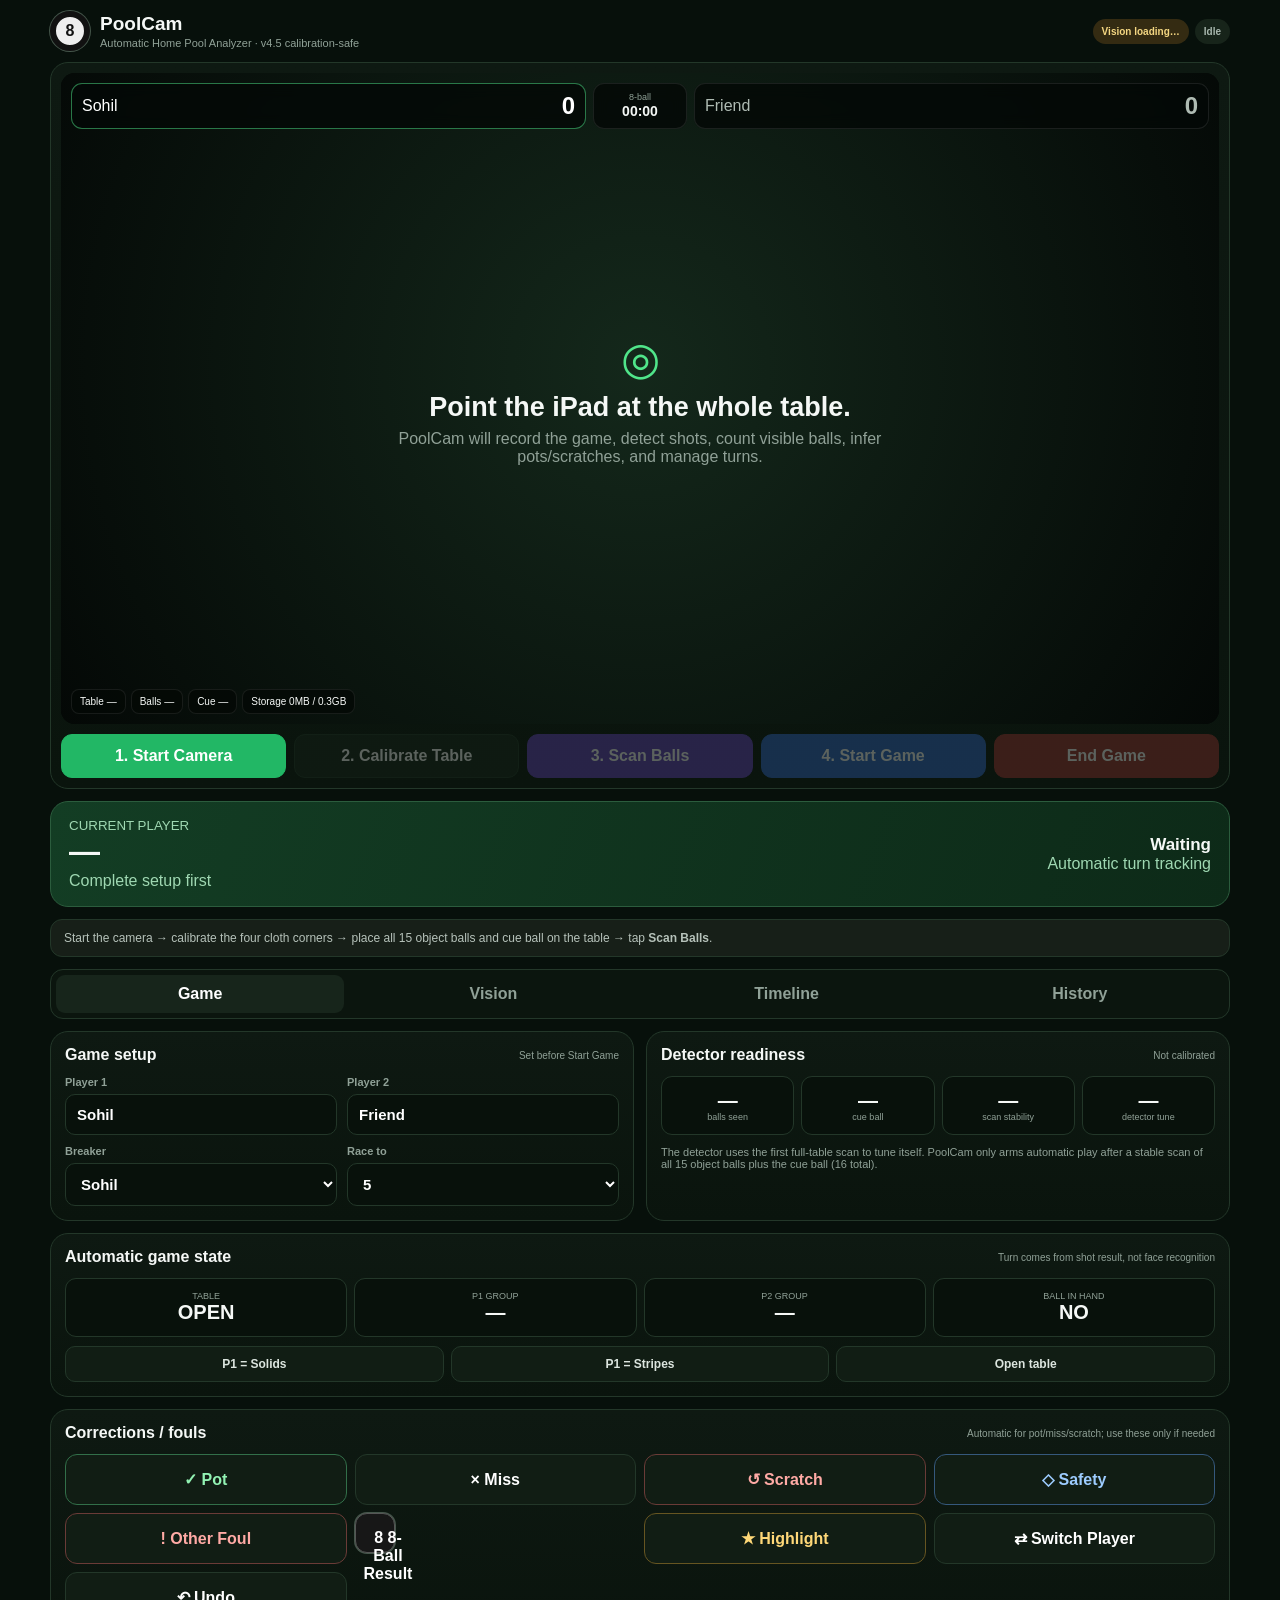
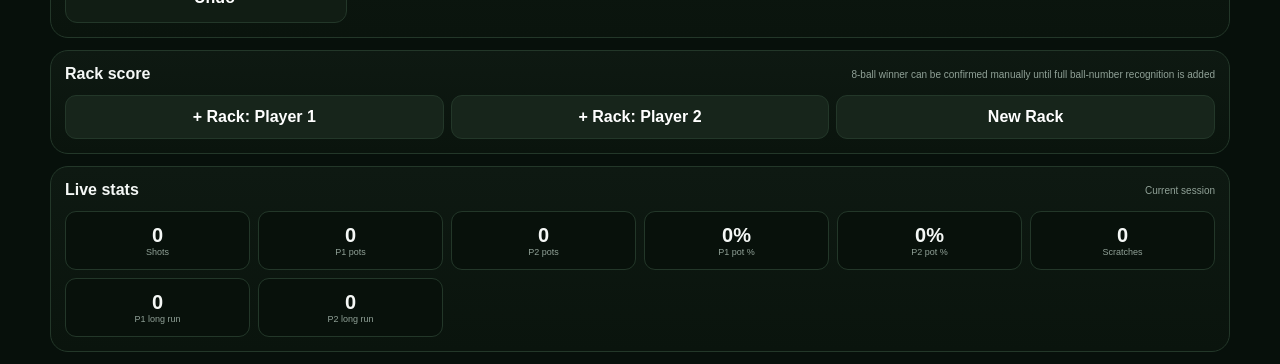
<file: index.html>
<!doctype html>
<html lang="en">
<head>
  <meta charset="utf-8">
  <meta name="viewport" content="width=device-width,initial-scale=1,viewport-fit=cover,user-scalable=no">
  <meta name="apple-mobile-web-app-capable" content="yes">
  <meta name="apple-mobile-web-app-status-bar-style" content="black-translucent">
  <meta name="theme-color" content="#08120d">
  <link rel="manifest" href="./manifest.webmanifest">
  <link rel="stylesheet" href="./styles.css">
  <title>PoolCam</title>
</head>
<body>
<div id="app">
  <header class="topbar">
    <div class="brand"><div class="eight">8</div><div><strong>PoolCam</strong><small>Automatic Home Pool Analyzer · v4.5 calibration-safe</small></div></div>
    <div class="topright"><span id="opencvStatus" class="chip warn">Vision loading…</span><span id="appStatus" class="chip">Idle</span></div>
  </header>

  <main>
    <section class="camera card flush">
      <div id="videoStage" class="video-stage">
        <video id="video" autoplay playsinline muted></video>
        <canvas id="overlay"></canvas>
        <div id="emptyCamera" class="empty-camera"><div class="camera-icon">◎</div><h1>Point the iPad at the whole table.</h1><p>PoolCam will record the game, detect shots, count visible balls, infer pots/scratches, and manage turns.</p></div>
        <div class="scorehud">
          <div id="hudP1" class="hud-player active"><span id="hudP1Name">Player 1</span><b id="hudP1Score">0</b></div>
          <div class="hud-center"><span id="hudMode">8-ball</span><b id="clock">00:00</b></div>
          <div id="hudP2" class="hud-player"><span id="hudP2Name">Player 2</span><b id="hudP2Score">0</b></div>
        </div>
        <div class="hudbottom"><span id="motionHud">Table —</span><span id="ballsHud">Balls —</span><span id="cueHud">Cue —</span><span id="storageHud">Storage —</span></div>
      </div>

      <div class="primary-row">
        <button id="startCameraBtn" class="btn primary">1. Start Camera</button>
        <button id="calibrateBtn" class="btn" disabled>2. Calibrate Table</button>
        <button id="scanBtn" class="btn purple" disabled>3. Scan Balls</button>
        <button id="startGameBtn" class="btn blue" disabled>4. Start Game</button>
        <button id="endGameBtn" class="btn red" disabled>End Game</button>
      </div>
    </section>

    <section id="turnPanel" class="turn-panel">
      <div><small>CURRENT PLAYER</small><strong id="currentPlayer">—</strong><span id="turnReason">Complete setup first</span></div>
      <div class="turn-side"><b id="autoResult">Waiting</b><span id="autoConfidence">Automatic turn tracking</span><button id="resumeAfterBIH" class="resume-bih hidden">Ball placed · Resume</button></div>
    </section>

    <section id="setupWarning" class="notice">Start the camera → calibrate the four cloth corners → place all 15 object balls and cue ball on the table → tap <b>Scan Balls</b>.</section>

    <section id="visionReview" class="vision-review hidden">
      <div><small>VISION NEEDS CONFIRMATION</small><strong id="visionReviewTitle">What happened?</strong><span id="visionReviewDetail">The camera result was ambiguous.</span></div>
      <div class="vision-review-actions"><button data-vision-review="pot" class="review-btn pot">✓ Pot</button><button data-vision-review="miss" class="review-btn">× Miss</button><button data-vision-review="scratch" class="review-btn scratch">↺ Scratch</button></div>
    </section>

    <nav class="tabs">
      <button class="tab active" data-page="game">Game</button>
      <button class="tab" data-page="vision">Vision</button>
      <button class="tab" data-page="timeline">Timeline</button>
      <button class="tab" data-page="history">History</button>
    </nav>

    <section id="gamePage" class="page active">
      <div class="grid two">
        <article class="card">
          <div class="section-title"><h2>Game setup</h2><span>Set before Start Game</span></div>
          <div class="form-grid">
            <label>Player 1<input id="p1" value="Sohil"></label>
            <label>Player 2<input id="p2" value="Friend"></label>
            <label>Breaker<select id="breaker"><option value="0">Player 1</option><option value="1">Player 2</option></select></label>
            <label>Race to<select id="raceTo"><option>1</option><option>3</option><option selected>5</option><option>7</option></select></label>
          </div>
        </article>

        <article class="card">
          <div class="section-title"><h2>Detector readiness</h2><span id="detectorReadyLabel">Not calibrated</span></div>
          <div class="state-grid">
            <div><b id="detectedCount">—</b><span>balls seen</span></div>
            <div><b id="detectedCue">—</b><span>cue ball</span></div>
            <div><b id="detectorStability">—</b><span>scan stability</span></div>
            <div><b id="detectorParam">—</b><span>detector tune</span></div>
          </div>
          <p class="small muted">The detector uses the first full-table scan to tune itself. PoolCam only arms automatic play after a stable scan of all 15 object balls plus the cue ball (16 total).</p>
        </article>
      </div>

      <article class="card">
        <div class="section-title"><h2>Automatic game state</h2><span>Turn comes from shot result, not face recognition</span></div>
        <div class="game-state">
          <div><small>TABLE</small><b id="openTable">OPEN</b></div>
          <div><small>P1 GROUP</small><b id="p1Group">—</b></div>
          <div><small>P2 GROUP</small><b id="p2Group">—</b></div>
          <div><small>BALL IN HAND</small><b id="ballInHand">NO</b></div>
        </div>
        <div class="group-row">
          <button id="p1SolidsBtn" class="soft">P1 = Solids</button>
          <button id="p1StripesBtn" class="soft">P1 = Stripes</button>
          <button id="resetGroupsBtn" class="soft">Open table</button>
        </div>
      </article>

      <article class="card">
        <div class="section-title"><h2>Corrections / fouls</h2><span>Automatic for pot/miss/scratch; use these only if needed</span></div>
        <div class="action-grid">
          <button data-manual="pot" class="action pot">✓ Pot</button>
          <button data-manual="miss" class="action">× Miss</button>
          <button data-manual="scratch" class="action scratch">↺ Scratch</button>
          <button id="safetyBtn" class="action safety">◇ Safety</button>
          <button id="foulBtn" class="action foul">! Other Foul</button>
          <button id="eightBallBtn" class="action eight">8 8-Ball Result</button><button id="highlightBtn" class="action highlight">★ Highlight</button>
          <button id="switchBtn" class="action">⇄ Switch Player</button>
          <button id="undoBtn" class="action">↶ Undo</button>
        </div>
      </article>

      <article class="card">
        <div class="section-title"><h2>Rack score</h2><span>8-ball winner can be confirmed manually until full ball-number recognition is added</span></div>
        <div class="rack-row"><button id="p1RackBtn" class="btn">+ Rack: Player 1</button><button id="p2RackBtn" class="btn">+ Rack: Player 2</button><button id="newRackBtn" class="btn">New Rack</button></div>
      </article>

      <article class="card">
        <div class="section-title"><h2>Live stats</h2><span>Current session</span></div>
        <div id="metrics" class="metrics"></div>
      </article>
    </section>

    <section id="visionPage" class="page">
      <div class="grid two">
        <article class="card">
          <div class="section-title"><h2>What the detector sees</h2><span>Perspective-corrected table</span></div>
          <canvas id="debugCanvas" width="640" height="320" class="debug-canvas"></canvas>
          <p class="small muted">Green circles = detected balls. White ring = cue-ball candidate. This is the screen to check if automatic turns are wrong.</p>
        </article>
        <article class="card">
          <div class="section-title"><h2>Vision status</h2><span>OpenCV + motion engine</span></div>
          <div class="engine-list">
            <div><span>OpenCV</span><b id="engCv">Loading</b></div>
            <div><span>Table calibration</span><b id="engCal">Waiting</b></div>
            <div><span>Motion detector</span><b id="engMotion">Waiting</b></div>
            <div><span>Circle detector</span><b id="engCircle">Waiting</b></div>
            <div><span>Last pocket motion</span><b id="engPocket">—</b></div>
            <div><span>Last shot confidence</span><b id="engConf">—</b></div>
          </div>
        </article>
      </div>
      <article class="card"><div class="section-title"><h2>Saved video</h2><span>90-second safety segments, grouped into this game</span></div><div id="recordings" class="empty">No recordings yet.</div></article>
    </section>

    <section id="timelinePage" class="page">
      <article class="card"><div class="section-title"><h2>Game timeline</h2><span id="timelineCount">0 shots</span></div><div id="timeline" class="empty">No game events yet.</div></article>
    </section>

    <section id="historyPage" class="page">
      <article class="card"><div class="section-title"><h2>Saved games</h2><span>On this iPad/browser</span></div><div id="history" class="empty">No saved games yet.</div></article>
      <article class="card"><div class="section-title"><h2>Export</h2></div><div class="primary-row"><button id="exportBtn" class="btn">Export JSON</button><button id="emailBtn" class="btn">Email Summary</button><button id="clearBtn" class="btn red-outline">Clear Local Data</button></div></article>
    </section>
  </main>

  <div id="calGuide" class="cal-guide hidden"><strong id="calInstruction">Tap top-left cloth corner</strong><span>Tap directly on the live video.</span><span id="calTapStatus">0/4 corners captured</span><button id="cancelCal">Cancel</button></div>

  <div id="scanOverlay" class="sheet hidden"><div class="sheet-card center"><div class="spinner"></div><h2 id="scanTitle">Scanning balls…</h2><p id="scanText">Flattening the table and tuning circle detection.</p></div></div>

  <div id="foulSheet" class="sheet hidden"><div class="sheet-card"><div class="section-title"><h2>Select foul</h2><button id="closeFoul" class="x">×</button></div><div class="foul-grid">
    <button data-foul="scratch">Cue-ball scratch</button><button data-foul="illegal-break">Illegal break</button><button data-foul="wrong-ball-first">Wrong ball first</button><button data-foul="no-rail">No rail after contact</button><button data-foul="no-foot">No foot on floor</button><button data-foul="ball-off-table">Ball off table</button><button data-foul="double-hit">Double hit</button><button data-foul="push-shot">Push shot</button><button data-foul="touched-ball">Touched / moved ball</button><button data-foul="balls-moving">Shot while balls moving</button><button data-foul="bad-cue-placement">Bad cue-ball placement</button><button data-foul="bad-head-string-play">Bad play from above head string</button><button data-foul="out-of-turn">Playing out of turn</button><button data-foul="slow-play">Slow play</button><button data-foul="rack-template">Ball rack template foul</button><button data-foul="other">Other</button>
  </div></div></div>

  <div id="eightBallSheet" class="sheet hidden"><div class="sheet-card"><div class="section-title"><h2>8-ball result</h2><button id="closeEightBall" class="x">×</button></div><div class="foul-grid">
    <button data-eight="legal">Legal 8-ball after break — shooter wins rack</button><button data-eight="early">8-ball early — shooter loses rack</button><button data-eight="wrong-pocket">Wrong / uncalled pocket — shooter loses rack</button><button data-eight="foul">8-ball + foul after break — shooter loses rack</button><button data-eight="off-table">8-ball off table after break — shooter loses rack</button><button data-eight="break-rerack">Legal 8-ball on break — re-rack / same breaker</button><button data-eight="break-spot">Legal 8-ball on break — spot 8 and breaker continues</button><button data-eight="break-foul-spot">8-ball + foul on break — spot 8 + incoming BIH above Head String</button><button data-eight="break-foul-rerack">8-ball + foul on break — re-rack / incoming player breaks</button>
  </div></div></div>


  <div id="illegalBreakSheet" class="sheet hidden"><div class="sheet-card"><div class="section-title"><h2>Illegal break — incoming player's choice</h2><button id="closeIllegalBreak" class="x">×</button></div><p class="small muted">WPA 8-ball: if no ball is pocketed and fewer than four object balls reach rails, the incoming player chooses one option.</p><div class="foul-grid">
    <button data-illegal-break="accept">Accept table in position</button><button data-illegal-break="incoming-rerack">Re-rack · incoming player breaks</button><button data-illegal-break="breaker-rerack">Re-rack · original breaker breaks again</button>
  </div></div></div>

  <div id="breakFoulSheet" class="sheet hidden"><div class="sheet-card"><div class="section-title"><h2>Break foul — incoming player's choice</h2><button id="closeBreakFoul" class="x">×</button></div><p class="small muted">For a normal break foul / object ball off table, choose whether to accept the table or take cue-ball in hand above the Head String.</p><div class="foul-grid">
    <button data-break-foul-option="accept">Accept table in position</button><button data-break-foul-option="head-string">Cue-ball in hand above Head String</button>
  </div></div></div>

  <canvas id="motionCanvas" width="320" height="180" hidden></canvas>
  <canvas id="sourceCanvas" width="960" height="540" hidden></canvas>
</div>

<script>
  window.Module = window.Module || {};
  window.Module.onRuntimeInitialized = function(){ window.dispatchEvent(new Event('poolcam-opencv-runtime')); };
</script>
<script src="./camera.js"></script>
<script src="./calibration.js"></script>
<script src="./rules.js"></script>
<script src="./decision.js"></script>
<script src="./vision.js"></script>
<script src="./app.js"></script>
</body>
</html>
</file>
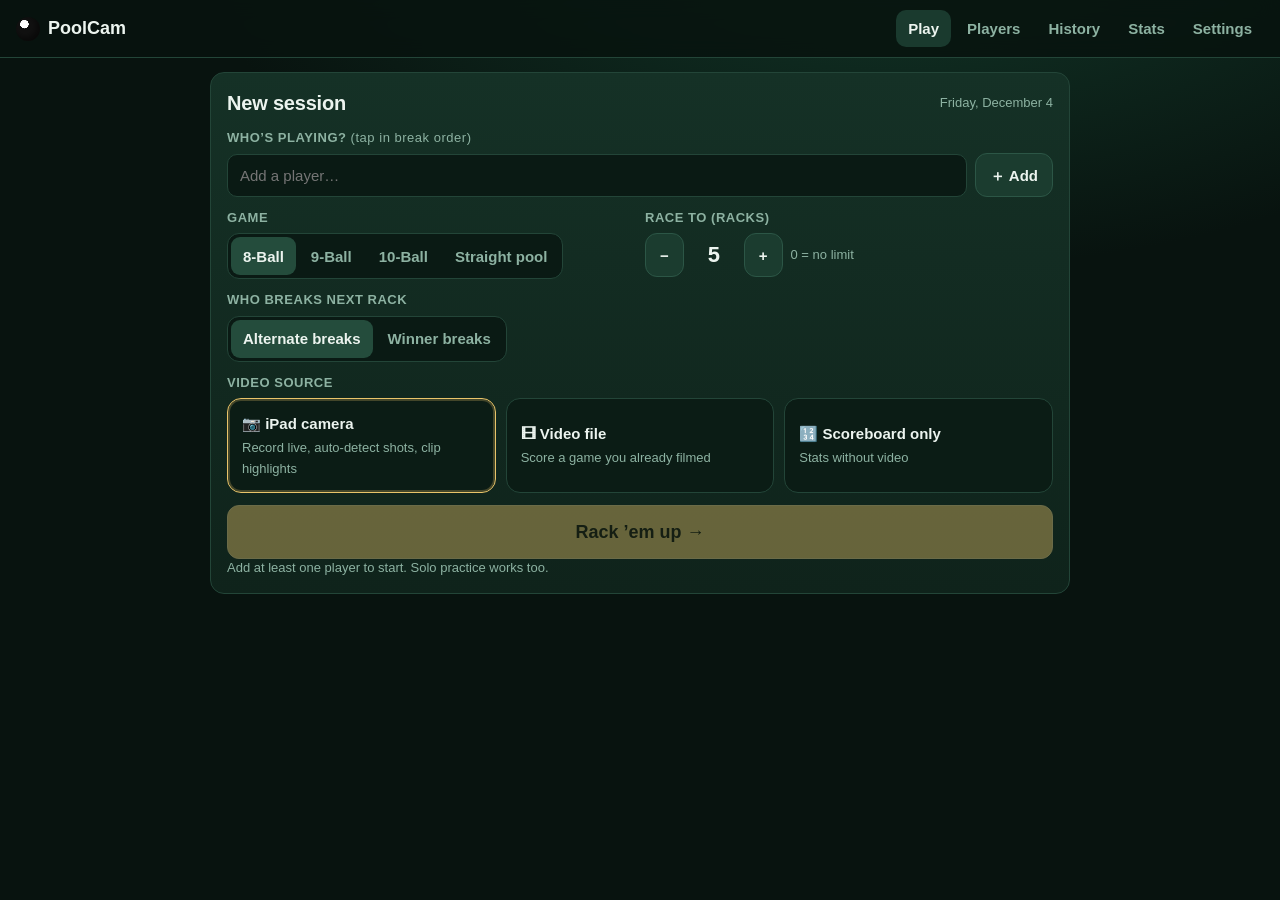
<file: v5/index.html>
<!DOCTYPE html>
<html lang="en">
<head>
<meta charset="utf-8">
<meta name="viewport" content="width=device-width, initial-scale=1, viewport-fit=cover">
<meta name="apple-mobile-web-app-capable" content="yes">
<meta name="mobile-web-app-capable" content="yes">
<meta name="apple-mobile-web-app-status-bar-style" content="black-translucent">
<meta name="apple-mobile-web-app-title" content="PoolCam">
<meta name="theme-color" content="#0a1712">
<title>PoolCam</title>
<style>
:root{
  --bg:#08130f; --panel:#0f231b; --panel2:#153126; --line:#234538; --text:#ecf4ef; --mute:#8db2a2;
  --accent:#e9c46a; --pot:#3ecf8e; --miss:#ef6f6c; --safe:#6aa9ff; --foul:#f4a261; --rec:#ff4d4d;
  --r:14px;
}
*{box-sizing:border-box;-webkit-tap-highlight-color:transparent}
html,body{margin:0;background:var(--bg);color:var(--text);font:15px/1.4 -apple-system,BlinkMacSystemFont,"SF Pro Text","Segoe UI",Roboto,sans-serif;}
body{padding:env(safe-area-inset-top) env(safe-area-inset-right) env(safe-area-inset-bottom) env(safe-area-inset-left);min-height:100vh;
  background:radial-gradient(1200px 600px at 70% -10%,#13392a 0%,transparent 60%),var(--bg);}
button{font:inherit;color:inherit;cursor:pointer;border:0;background:none}
input,select{font:inherit;color:var(--text);background:#0a1a14;border:1px solid var(--line);border-radius:10px;padding:10px 12px;width:100%}
input[type=color]{padding:2px;height:42px;width:64px}
input[type=range]{padding:0}
h1,h2,h3{margin:0;font-weight:700;letter-spacing:-.01em}
h2{font-size:20px}h3{font-size:16px}
.num{font-variant-numeric:tabular-nums}
.mute{color:var(--mute)}
.small{font-size:13px}
.row{display:flex;gap:8px;align-items:center;flex-wrap:wrap}
.spread{display:flex;justify-content:space-between;align-items:center;gap:8px}
.grid2{display:grid;grid-template-columns:1fr 1fr;gap:10px}
.card{background:linear-gradient(180deg,var(--panel2),var(--panel));border:1px solid var(--line);border-radius:var(--r);padding:16px}
.stack>*+*{margin-top:12px}
.btn{background:#1b3c2f;border:1px solid #2c5646;border-radius:12px;padding:10px 14px;font-weight:600;min-height:44px;display:inline-flex;align-items:center;justify-content:center;gap:6px;user-select:none;-webkit-user-select:none}
.btn:active{transform:scale(.97)}
.btn.primary{background:var(--accent);color:#1d1606;border-color:#f3d58a}
.btn.ghost{background:transparent}
.btn.danger{background:#3a1b1b;border-color:#6b2c2c;color:#ffb3b1}
.btn.sm{min-height:34px;padding:6px 10px;font-size:13px;border-radius:10px}
.btn[disabled]{opacity:.4;pointer-events:none}
.chip{display:inline-flex;align-items:center;gap:6px;padding:7px 12px;border-radius:999px;border:1px solid var(--line);background:#0c1d16;font-size:14px;font-weight:600;min-height:36px}
.chip.on{background:var(--accent);color:#1d1606;border-color:var(--accent)}
.seg{display:inline-flex;background:#0a1a14;border:1px solid var(--line);border-radius:12px;padding:3px;gap:3px;flex-wrap:wrap}
.seg button{padding:8px 12px;border-radius:9px;font-weight:600;color:var(--mute);min-height:38px}
.seg button.on{background:#244c3c;color:var(--text)}
label.f{display:block;font-size:13px;color:var(--mute);margin:0 0 6px;font-weight:600;text-transform:uppercase;letter-spacing:.04em}

/* header */
header{display:flex;align-items:center;gap:14px;padding:10px 16px;position:sticky;top:0;z-index:20;background:rgba(8,19,15,.86);backdrop-filter:blur(10px);-webkit-backdrop-filter:blur(10px);border-bottom:1px solid var(--line)}
.logo{display:flex;align-items:center;gap:8px;font-weight:800;font-size:18px}
.logo .ball{width:24px;height:24px;border-radius:50%;background:radial-gradient(circle at 35% 30%,#fff 0 18%,#111 19% 100%);box-shadow:inset -3px -3px 6px rgba(0,0,0,.5)}
nav{display:flex;gap:4px;margin-left:auto;overflow-x:auto}
nav button{padding:8px 12px;border-radius:10px;color:var(--mute);font-weight:600;white-space:nowrap}
nav button.on{background:#1a3a2e;color:var(--text)}
main{padding:14px 16px 40px;max-width:1400px;margin:0 auto}
section.tab{display:none}section.tab.on{display:block}

/* setup */
.tiles{display:grid;grid-template-columns:repeat(3,1fr);gap:10px}
.tile{border:1px solid var(--line);border-radius:14px;padding:14px;text-align:left;background:#0b1c15}
.tile.on{border-color:var(--accent);box-shadow:0 0 0 2px rgba(233,196,106,.25) inset}
.tile b{display:block;font-size:15px;margin-bottom:2px}
.ord{display:inline-grid;place-items:center;width:20px;height:20px;border-radius:50%;background:#1d1606;color:var(--accent);font-size:12px}

/* live */
.live{display:grid;grid-template-columns:minmax(0,1.3fr) minmax(330px,1fr);gap:12px;align-items:start}
@media (max-width:860px){.live{grid-template-columns:1fr}.tiles{grid-template-columns:1fr}}
.vbox{position:relative;background:#000;border-radius:var(--r);overflow:hidden;aspect-ratio:16/9;border:1px solid var(--line)}
.vbox video{width:100%;height:100%;object-fit:contain;display:block;background:#000}
.vbox canvas#ov{position:absolute;inset:0;width:100%;height:100%;pointer-events:none}
.vbox.calib canvas#ov{pointer-events:auto;cursor:crosshair}
.vbadge{position:absolute;top:10px;left:10px;display:flex;gap:6px;align-items:center;z-index:2}
.pill{background:rgba(0,0,0,.6);border-radius:999px;padding:5px 10px;font-size:13px;font-weight:700;display:inline-flex;align-items:center;gap:6px}
.dot{width:9px;height:9px;border-radius:50%;background:var(--rec);animation:blink 1.2s infinite}
@keyframes blink{50%{opacity:.25}}
.meter{position:absolute;right:10px;top:10px;width:90px;height:8px;border-radius:5px;background:rgba(255,255,255,.15);overflow:hidden;z-index:2}
.meter i{display:block;height:100%;width:0;background:var(--pot);transition:width .2s}
.novideo{position:absolute;inset:0;display:grid;place-items:center;text-align:center;padding:20px;color:var(--mute)}
.calibtip{position:absolute;left:50%;bottom:12px;transform:translateX(-50%);background:rgba(0,0,0,.75);padding:8px 14px;border-radius:12px;font-weight:600;z-index:3;text-align:center}
.clipbtn{background:linear-gradient(180deg,#f2d27e,#d9ae45);color:#1d1606;font-weight:800;font-size:18px;border-radius:14px;min-height:56px;flex:1}
.clipbtn:active{transform:scale(.98)}
.flash{animation:flash .6s}
@keyframes flash{0%{box-shadow:0 0 0 0 rgba(233,196,106,.9)}100%{box-shadow:0 0 0 22px rgba(233,196,106,0)}}

.players{display:grid;gap:8px}
.pcard{display:flex;align-items:center;gap:12px;padding:10px 12px;border-radius:14px;background:#0c1d16;border:1px solid var(--line);position:relative}
.pcard.cur{border-color:var(--accent);background:linear-gradient(90deg,rgba(233,196,106,.16),#0c1d16 70%)}
.pcard .score{margin-left:auto;font-size:38px;font-weight:800;line-height:1}
.pcard .tag{font-size:11px;font-weight:800;letter-spacing:.06em;color:var(--accent)}
.av{width:42px;height:42px;border-radius:50%;display:grid;place-items:center;font-weight:800;color:#0b1510;flex:none;background-size:cover;background-position:center;border:2px solid rgba(255,255,255,.2)}
.av.lg{width:64px;height:64px;font-size:22px}
.pad{display:grid;grid-template-columns:1fr 1fr;gap:8px}
.act{border-radius:14px;min-height:74px;font-size:20px;font-weight:800;display:flex;flex-direction:column;align-items:center;justify-content:center;gap:2px;border:1px solid rgba(255,255,255,.08);user-select:none;-webkit-user-select:none}
.act small{font-size:12px;font-weight:600;opacity:.8}
.act:active{transform:scale(.97)}
.act.pot{background:#14432f;color:#9ff0c9}.act.miss{background:#45201f;color:#ffb3b1}
.act.safe{background:#182f4f;color:#b9d6ff}.act.foul{background:#47301a;color:#ffd3a6}
.act.neutral{background:#1b3c2f}
.act.suggest{outline:3px solid var(--accent);animation:pulse 1s infinite}
@keyframes pulse{50%{outline-color:transparent}}
.feed{max-height:230px;overflow:auto;display:grid;gap:4px}
.ev{display:flex;gap:10px;align-items:center;font-size:14px;padding:6px 8px;border-radius:9px;background:#0b1a14}
.ev .t{color:var(--mute);width:48px;flex:none}
.banner{border-radius:14px;padding:12px 14px;background:linear-gradient(90deg,#3b2f0e,#1a2a1f);border:1px solid #6b5520}
.hint{border-radius:12px;padding:10px 12px;background:#132a3e;border:1px solid #23496b;display:flex;gap:8px;align-items:center;justify-content:space-between}

/* tables / stats */
table{width:100%;border-collapse:collapse;font-variant-numeric:tabular-nums}
th,td{padding:8px 8px;text-align:right;border-bottom:1px solid var(--line);white-space:nowrap}
th{font-size:12px;color:var(--mute);text-transform:uppercase;letter-spacing:.04em;font-weight:700}
th:first-child,td:first-child{text-align:left}
.tscroll{overflow-x:auto}
.kpis{display:grid;grid-template-columns:repeat(auto-fit,minmax(130px,1fr));gap:10px}
.kpi{background:#0b1c15;border:1px solid var(--line);border-radius:12px;padding:12px}
.kpi b{display:block;font-size:24px}
.kpi span{font-size:12px;color:var(--mute);text-transform:uppercase;letter-spacing:.04em;font-weight:700}
.bar{display:flex;height:12px;border-radius:6px;overflow:hidden;background:#0a1712}
.bar i{display:block;height:100%}
.hl{display:flex;gap:10px;align-items:center;padding:10px;border-radius:12px;background:#0b1c15;border:1px solid var(--line)}
.hl .play{width:40px;height:40px;border-radius:50%;background:var(--accent);color:#1d1606;display:grid;place-items:center;font-weight:900;flex:none}
.list{display:grid;gap:8px}
.insight{padding:10px 12px;border-left:3px solid var(--accent);background:#0b1c15;border-radius:0 10px 10px 0}
.winner{font-size:26px;font-weight:800}
.racks{display:flex;gap:4px;flex-wrap:wrap}
.rk{min-width:34px;padding:4px 6px;border-radius:8px;text-align:center;font-size:12px;font-weight:800;color:#0b1510}

/* modal, toast, bigboard */
#modal{position:fixed;inset:0;background:rgba(0,0,0,.6);display:none;align-items:center;justify-content:center;z-index:50;padding:16px}
#modal.open{display:flex}
#modal .sheet{background:var(--panel);border:1px solid var(--line);border-radius:18px;padding:18px;max-width:640px;width:100%;max-height:90vh;overflow:auto}
#modal video{width:100%;border-radius:12px;background:#000;margin:10px 0}
#toast{position:fixed;left:50%;bottom:calc(20px + env(safe-area-inset-bottom));transform:translateX(-50%) translateY(120px);background:#f4ecd6;color:#1d1606;font-weight:700;padding:10px 16px;border-radius:12px;z-index:60;transition:transform .25s;max-width:90vw;text-align:center}
#toast.on{transform:translateX(-50%) translateY(0)}
#bigboard{position:fixed;inset:0;background:#06100c;z-index:40;display:none;flex-direction:column;padding:24px;padding-top:calc(24px + env(safe-area-inset-top))}
#bigboard.on{display:flex}
.bbrow{flex:1;display:flex;align-items:center;gap:24px;padding:0 24px;border-radius:24px;margin:6px 0;border:2px solid transparent}
.bbrow.cur{border-color:var(--accent);background:rgba(233,196,106,.08)}
.bbrow .nm{font-size:min(7vw,64px);font-weight:800}
.bbrow .sc{margin-left:auto;font-size:min(16vw,150px);font-weight:900;font-variant-numeric:tabular-nums}
.dim{position:fixed;inset:0;background:#000;z-index:45;display:none;color:#333;place-items:center;font-weight:700}
.dim.on{display:grid}
.help li{margin:6px 0}
hr{border:0;border-top:1px solid var(--line);margin:14px 0}
</style>
</head>
<body>
<header>
  <div class="logo"><div class="ball"></div>PoolCam</div>
  <nav id="nav">
    <button data-tab="play" class="on">Play</button>
    <button data-tab="players">Players</button>
    <button data-tab="history">History</button>
    <button data-tab="stats">Stats</button>
    <button data-tab="settings">Settings</button>
  </nav>
</header>

<main>
  <section class="tab on" id="tab-play">
    <div id="setup"></div>
    <div id="liveWrap" style="display:none">
      <div class="live">
        <div class="stack">
          <div class="vbox" id="vbox">
            <video id="vid" playsinline muted autoplay></video>
            <canvas id="ov"></canvas>
            <div class="vbadge"><span class="pill" id="recPill"><span class="dot"></span><span id="clock" class="num">0:00</span></span><span class="pill" id="rackPill">Rack 1</span></div>
            <div class="meter" id="meter" title="Table motion"><i></i></div>
            <div class="novideo" id="novideo" style="display:none"></div>
            <div class="calibtip" id="calibtip" style="display:none"></div>
          </div>
          <div class="row">
            <button class="clipbtn" id="clipBtn" data-act="clip">★ Clip that!</button>
          </div>
          <div class="row">
            <button class="btn sm" data-act="bigboard">⛶ Big scoreboard</button>
            <button class="btn sm" data-act="calibrate" id="calBtn">⌖ Calibrate table</button>
            <button class="btn sm" data-act="dim">◐ Dim screen</button>
            <button class="btn sm danger" data-act="endSession" style="margin-left:auto">■ End session</button>
          </div>
          <div class="card">
            <div class="spread"><h3>Timeline</h3><span class="small mute" id="feedMeta"></span></div>
            <div class="feed" id="feed" style="margin-top:8px"></div>
          </div>
        </div>
        <div class="stack">
          <div id="matchBanner"></div>
          <div id="hintBox"></div>
          <div class="players" id="scoreboard"></div>
          <div class="card stack" id="padCard"></div>
        </div>
      </div>
    </div>
  </section>

  <section class="tab" id="tab-players"></section>
  <section class="tab" id="tab-history"></section>
  <section class="tab" id="tab-stats"></section>
  <section class="tab" id="tab-settings"></section>
  <section class="tab" id="tab-report"></section>
</main>

<div id="modal"></div>
<div id="toast"></div>
<div id="bigboard" data-act="closeBig"></div>
<div class="dim" id="dim" data-act="undim">Tap to wake · still recording</div>
<input type="file" id="fileVideo" accept="video/*" hidden>
<input type="file" id="fileImport" accept="application/json,.json" hidden>
<input type="file" id="filePhoto" accept="image/*" hidden>
<canvas id="mcan" width="96" height="54" hidden></canvas>

<script>
'use strict';
/* ---------- helpers ---------- */
const $=s=>document.querySelector(s), $$=s=>[...document.querySelectorAll(s)];
const uid=()=>Math.random().toString(36).slice(2,8)+Date.now().toString(36).slice(-5);
const esc=s=>String(s??'').replace(/[&<>"']/g,c=>({'&':'&amp;','<':'&lt;','>':'&gt;','"':'&quot;',"'":'&#39;'}[c]));
const fmtT=ms=>{ms=Math.max(0,ms|0);const s=Math.floor(ms/1000),h=Math.floor(s/3600),m=Math.floor(s%3600/60),ss=s%60;return (h?h+':'+String(m).padStart(2,'0'):m)+':'+String(ss).padStart(2,'0')};
const fmtDur=ms=>{const m=Math.round(ms/60000);return m<60?m+' min':Math.floor(m/60)+'h '+(m%60)+'m'};
const pct=(a,b)=>b?Math.round(100*a/b)+'%':'–';
const fmtDate=iso=>{const d=new Date(iso);return d.toLocaleDateString(undefined,{weekday:'short',month:'short',day:'numeric'})+' · '+d.toLocaleTimeString(undefined,{hour:'numeric',minute:'2-digit'})};
const GAMES={'8ball':'8-Ball','9ball':'9-Ball','10ball':'10-Ball','straight':'Straight pool'};
const COLORS=['#e9c46a','#4cc9f0','#f72585','#80ed99','#ff9f1c','#b388ff','#ff6b6b','#2ec4b6'];
const TAGS=['Cut','Bank','Combo','Kick','Long','Thin','Rail','Jump'];
let toastT;
function toast(msg){const t=$('#toast');t.textContent=msg;t.classList.add('on');clearTimeout(toastT);toastT=setTimeout(()=>t.classList.remove('on'),2600)}

/* ---------- storage (IndexedDB with memory fallback) ---------- */
const Store={db:null,mem:{kv:new Map(),seg:new Map()},
  async open(){try{this.db=await new Promise((res,rej)=>{const r=indexedDB.open('poolcam',1);r.onupgradeneeded=()=>{const d=r.result;if(!d.objectStoreNames.contains('kv'))d.createObjectStore('kv');if(!d.objectStoreNames.contains('seg'))d.createObjectStore('seg')};r.onsuccess=()=>res(r.result);r.onerror=()=>rej(r.error)})}catch(e){this.db=null}},
  _tx(store,mode,fn){return new Promise((res,rej)=>{const t=this.db.transaction(store,mode);const r=fn(t.objectStore(store));t.oncomplete=()=>res(r?r.result:undefined);t.onerror=()=>rej(t.error);t.onabort=()=>rej(t.error)})},
  async get(k,store='kv'){if(this.db){try{const v=await this._tx(store,'readonly',s=>s.get(k));if(v!==undefined)return v}catch(e){}}return this.mem[store].get(k)},
  async set(k,v,store='kv'){if(this.db){try{await this._tx(store,'readwrite',s=>s.put(v,k));return true}catch(e){if(store==='seg')toast('Storage is full — clip not saved')}}this.mem[store].set(k,v);return false},
  async del(k,store='kv'){if(this.db){try{await this._tx(store,'readwrite',s=>s.delete(k))}catch(e){}}this.mem[store].delete(k)},
  async clear(){if(this.db){try{await this._tx('kv','readwrite',s=>s.clear());await this._tx('seg','readwrite',s=>s.clear())}catch(e){}}this.mem.kv.clear();this.mem.seg.clear()}
};

/* ---------- app data ---------- */
const DEFAULTS={emails:'',segSec:90,pre:15,post:5,quality:2500000,keepFull:false,autoClip:true,motion:true,sens:5,audio:false,calib:null,shooterHint:true,autoEmail:true,lastSetup:null};
let players=[], settings={...DEFAULTS}, index=[]; const SESS=new Map();
async function loadAll(){
  players=(await Store.get('players'))||[];
  settings={...DEFAULTS,...((await Store.get('settings'))||{})};
  index=(await Store.get('index'))||[];
}
const savePlayers=()=>Store.set('players',players);
const saveSettings=()=>Store.set('settings',settings);
const saveIndex=()=>Store.set('index',index);
async function loadSession(id){if(SESS.has(id))return SESS.get(id);const s=await Store.get('session:'+id);if(s)SESS.set(id,s);return s}
async function saveSession(s){SESS.set(s.id,s);await Store.set('session:'+s.id,JSON.parse(JSON.stringify(s)))}
async function allSessions(){const out=[];for(const it of index){const s=await loadSession(it.id);if(s&&s.endedAt)out.push(s)}return out}
const P=id=>players.find(p=>p.id===id)||{id,name:'Guest',color:'#888'};
function avatar(p,cls=''){const st=p.photo?`background-image:url(${p.photo});`:`background:${p.color};`;return `<div class="av ${cls}" style="${st}">${p.photo?'':esc((p.name||'?')[0].toUpperCase())}</div>`}

/* ---------- live session state ---------- */
let S=null;
const L={stream:null,rec:null,segTimer:null,clockT:null,motionT:null,wake:null,file:null,fileUrl:null,calibPts:null,modalUrls:[],hintT:null,suggestT:null};
const vid=$('#vid');
function nowFor(s){if(!s)return 0;if(s.mode==='file')return Math.round((vid.currentTime||0)*1000);return Date.now()-s.startedAt}
const now=()=>nowFor(S);

/* Replay events -> current game state (makes undo trivial) */
function replay(s){
  const n=s.playerIds.length, straight=s.gameType==='straight';
  const st={breaker:0,shooter:0,rack:1,needBreak:!straight||true,bih:false,run:0,scores:{},matchOver:false,winner:null};
  s.playerIds.forEach(p=>st.scores[p]=0);
  const next=()=>{st.shooter=(st.shooter+1)%n;st.run=0};
  const check=pid=>{if(s.raceTo&&st.scores[pid]>=s.raceTo&&!st.matchOver){st.matchOver=true;st.winner=pid}};
  for(const e of s.events){
    switch(e.type){
      case 'break': st.needBreak=false;st.bih=false;
        if(e.result==='made'){st.run=e.balls||1;if(straight){st.scores[e.player]+=e.balls||1;check(e.player)}}
        else{if(straight&&e.result==='foul')st.scores[e.player]-=1;next();if(e.result==='foul')st.bih=true}
        break;
      case 'pot': st.run+=e.balls||1;st.bih=false;if(straight){st.scores[e.player]+=e.balls||1;check(e.player)}break;
      case 'miss': case 'safety': next();st.bih=false;break;
      case 'foul': if(straight)st.scores[e.player]-=1;next();st.bih=true;break;
      case 'switch': st.shooter=e.to;st.run=0;st.bih=false;break;
      case 'rack': {
        st.scores[e.winner]=(st.scores[e.winner]||0)+1;check(e.winner);
        const wi=s.playerIds.indexOf(e.winner);
        st.breaker=s.breakRule==='winner'&&wi>=0?wi:(st.breaker+1)%n;
        st.rack++;st.needBreak=true;st.shooter=st.breaker;st.run=0;st.bih=false;break;}
    }
  }
  return st;
}
const curPid=()=>S?S.playerIds[replay(S).shooter]:null;

/* ---------- logging ---------- */
let saveT;
function persist(){clearTimeout(saveT);saveT=setTimeout(()=>{if(S)saveSession(S)},400)}
function log(type,extra={}){
  if(!S)return;
  const st=replay(S);
  const e={id:uid(),type,t:now(),player:S.playerIds[st.shooter],rack:st.rack,...extra};
  S.events.push(e);
  clearSuggest();
  const after=replay(S);
  // automatic highlights for big moments
  if(settings.autoClip){
    const name=P(e.player).name;
    if((type==='pot'||(type==='break'&&e.result==='made'))&&after.run>=5&&(after.run===5||after.run%5===0))addHighlight(`${name} — run of ${after.run}`,true,e.player,e.rack);
    if(type==='rack'){
      const w=P(e.winner).name;
      if(e.how==='break')addHighlight(`${w} wins on the break!`,true,e.winner,e.rack);
      else if(isBreakAndRun(S,e))addHighlight(`${w} — break & run!`,true,e.winner,e.rack);
      else addHighlight(`${w} wins rack ${e.rack}`,true,e.winner,e.rack);
    }
  }
  if(!st.matchOver&&after.matchOver)toast(`🏆 ${P(after.winner).name} wins the match!`);
  persist();renderLive();
}
function isBreakAndRun(s,rackEv){
  const evs=s.events.filter(x=>x.rack===rackEv.rack&&x.type!=='rack'&&x.type!=='switch');
  if(!evs.length||evs[0].type!=='break'||evs[0].result!=='made'||evs[0].player!==rackEv.winner)return false;
  return evs.slice(1).every(x=>x.type==='pot'&&x.player===rackEv.winner);
}
function lastShot(){if(!S)return null;for(let i=S.events.length-1;i>=0;i--){const e=S.events[i];if(['pot','miss','break','safety','foul'].includes(e.type))return e;if(e.type==='rack')return null}return null}
function addHighlight(label,auto=false,player,rack){
  if(!S)return;const t=now();
  const h={id:uid(),t,start:Math.max(0,t-settings.pre*1000),end:t+settings.post*1000,label,auto,player:player||curPid(),rack:rack||replay(S).rack};
  S.highlights.push(h);persist();
  const b=$('#clipBtn');b.classList.remove('flash');void b.offsetWidth;b.classList.add('flash');
  toast('★ '+label);renderFeed();
}

/* ---------- recording (rolling self-contained segments) ---------- */
function pickMime(){if(!window.MediaRecorder)return null;for(const m of['video/mp4;codecs=avc1','video/mp4','video/webm;codecs=vp9','video/webm;codecs=vp8','video/webm']){try{if(MediaRecorder.isTypeSupported(m))return m}catch(e){}}return ''}
function startSegment(){
  const sess=S;if(!L.stream||!sess)return;
  const mime=pickMime();if(mime===null){toast('This browser can’t record video — scoring still works');return}
  let rec;try{const o={videoBitsPerSecond:+settings.quality};if(mime)o.mimeType=mime;rec=new MediaRecorder(L.stream,o)}catch(e){toast('Recording not available here');return}
  const seg={id:uid(),start:nowFor(sess),chunks:[],mime:rec.mimeType||mime||'video/mp4'};
  rec.ondataavailable=ev=>{if(ev.data&&ev.data.size)seg.chunks.push(ev.data)};
  rec._done=new Promise(res=>{rec.onstop=async()=>{
    const end=nowFor(sess);const blob=new Blob(seg.chunks,{type:seg.mime});seg.chunks=[];
    if(blob.size){await Store.set(seg.id,{blob,mime:seg.mime},'seg');sess.segments.push({id:seg.id,start:seg.start,end,mime:seg.mime,size:blob.size});await saveSession(sess)}
    res();}});
  try{rec.start()}catch(e){toast('Could not start recording');return}
  L.rec=rec;$('#recPill').querySelector('.dot').style.display='';
  L.segTimer=setTimeout(()=>{if(L.rec===rec&&S===sess){rec.stop();startSegment()}},settings.segSec*1000);
}
async function stopRecording(){clearTimeout(L.segTimer);const r=L.rec;L.rec=null;if(r&&r.state!=='inactive'){r.stop();await r._done}else if(r&&r._done){await Promise.race([r._done,new Promise(x=>setTimeout(x,1500))])}}
async function startCamera(){
  if(!navigator.mediaDevices||!navigator.mediaDevices.getUserMedia)throw new Error('nocam');
  L.stream=await navigator.mediaDevices.getUserMedia({video:{facingMode:{ideal:'environment'},width:{ideal:1280},height:{ideal:720},frameRate:{ideal:30}},audio:!!settings.audio});
  vid.srcObject=L.stream;vid.muted=true;vid.controls=false;await vid.play().catch(()=>{});
}
async function keepAwake(){try{if('wakeLock' in navigator)L.wake=await navigator.wakeLock.request('screen')}catch(e){}}
document.addEventListener('visibilitychange',()=>{if(document.visibilityState==='visible'&&S&&S.mode==='camera')keepAwake()});

/* ---------- motion / shot detection (tiny frames, ~5 fps) ---------- */
const MW=96,MH=54;const mctx=$('#mcan').getContext('2d',{willReadFrequently:true});
let prevGray=null,mask=null,pocketMask=null;
const M={state:'still',mov:0,still:0,start:0,pocket:0,col:[0,0,0,0]};
function pocketsOf(c){const mid=(a,b)=>[(a[0]+b[0])/2,(a[1]+b[1])/2];const ar=(vid.videoHeight||9)/(vid.videoWidth||16);const d=(a,b)=>Math.hypot(a[0]-b[0],(a[1]-b[1])*ar);return d(c[0],c[1])>=d(c[1],c[2])?[...c,mid(c[0],c[1]),mid(c[3],c[2])]:[...c,mid(c[1],c[2]),mid(c[0],c[3])]}
function inPoly(poly,x,y){let ins=false;for(let i=0,j=poly.length-1;i<poly.length;j=i++){const[xi,yi]=poly[i],[xj,yj]=poly[j];if(((yi>y)!==(yj>y))&&(x<(xj-xi)*(y-yi)/(yj-yi)+xi))ins=!ins}return ins}
function buildMasks(){
  mask=new Uint8Array(MW*MH);pocketMask=new Uint8Array(MW*MH);const c=settings.calib;
  if(!c){mask.fill(1);return}
  const poly=c.map(p=>[p[0]*MW,p[1]*MH]);const pk=pocketsOf(c).map(p=>[p[0]*MW,p[1]*MH]);const r=MW*0.05;
  for(let y=0;y<MH;y++)for(let x=0;x<MW;x++){const i=y*MW+x;if(inPoly(poly,x+.5,y+.5))mask[i]=1;for(const q of pk)if(Math.hypot(q[0]-x-.5,q[1]-y-.5)<r){pocketMask[i]=1;break}}
}
function motionTick(){
  if(!S||!settings.motion||!vid.videoWidth||(S.mode==='file'&&vid.paused))return;
  if(!mask)buildMasks();
  let d;try{mctx.drawImage(vid,0,0,MW,MH);d=mctx.getImageData(0,0,MW,MH).data}catch(e){return}
  const g=new Uint8Array(MW*MH);let act=0,tot=0,pk=0,oR=0,oG=0,oB=0,oN=0;
  for(let i=0;i<MW*MH;i++){const r=d[i*4],gg=d[i*4+1],b=d[i*4+2];const v=(r*3+gg*6+b)/10|0;g[i]=v;
    if(prevGray){const ch=Math.abs(v-prevGray[i])>28;if(mask[i]){tot++;if(ch)act++}if(ch&&pocketMask[i])pk++;if(ch&&!mask[i]){oR+=r;oG+=gg;oB+=b;oN++}}}
  prevGray=g;if(!tot)return;
  const level=act/tot;$('#meter i').style.width=Math.min(100,level*900)+'%';
  const thr=0.02*(11-settings.sens)/10;
  if(level>thr){M.mov++;M.still=0;
    if(M.state==='still'&&M.mov>=2){M.state='moving';M.start=now();M.pocket=0;M.col=[0,0,0,0]}
    if(M.state==='moving'){M.pocket+=pk;if(oN>20&&now()-M.start<2500){M.col[0]+=oR/oN;M.col[1]+=oG/oN;M.col[2]+=oB/oN;M.col[3]++}}
  }else{M.still++;M.mov=0;
    if(M.state==='moving'&&M.still>=8){M.state='still';const dur=now()-M.start-1600;if(dur>500)onShotDetected(M.pocket,M.col[3]?[M.col[0]/M.col[3],M.col[1]/M.col[3],M.col[2]/M.col[3]]:null)}}
}
function onShotDetected(pocketHits,color){
  if(!S)return;S.autoShots=(S.autoShots||0)+1;
  const st=replay(S);
  if(!st.needBreak){const btn=$(pocketHits>(settings.calib?6:9999)?'[data-act="pot"]':'[data-act="miss"]');
    clearSuggest();if(btn){btn.classList.add('suggest');L.suggestT=setTimeout(clearSuggest,9000)}}
  if(settings.shooterHint&&color){const cand=S.playerIds.map(id=>({id,c:P(id).shirt})).filter(x=>x.c).map(x=>({id:x.id,d:Math.hypot(x.c[0]-color[0],x.c[1]-color[1],x.c[2]-color[2])})).sort((a,b)=>a.d-b.d);
    if(cand.length&&cand[0].id!==S.playerIds[st.shooter]&&cand[0].d<70&&(!cand[1]||cand[1].d-cand[0].d>25)){
      $('#hintBox').innerHTML=`<div class="hint"><span>👀 Looks like <b>${esc(P(cand[0].id).name)}</b> is shooting</span><span class="row"><button class="btn sm" data-act="switchTo" data-arg="${cand[0].id}">Switch</button><button class="btn sm ghost" data-act="hideHint">✕</button></span></div>`;
      clearTimeout(L.hintT);L.hintT=setTimeout(()=>$('#hintBox').innerHTML='',12000)}}
}
function clearSuggest(){clearTimeout(L.suggestT);$$('.suggest').forEach(b=>b.classList.remove('suggest'))}

/* ---------- overlay / calibration ---------- */
const ov=$('#ov'),octx=ov.getContext('2d');
function contentRect(){const b=ov.getBoundingClientRect();const vw=vid.videoWidth||16,vh=vid.videoHeight||9;const sc=Math.min(b.width/vw,b.height/vh);const w=vw*sc,h=vh*sc;return{x:(b.width-w)/2,y:(b.height-h)/2,w,h,bw:b.width,bh:b.height}}
function drawOverlay(){
  const r=contentRect();const dpr=window.devicePixelRatio||1;ov.width=r.bw*dpr;ov.height=r.bh*dpr;octx.setTransform(dpr,0,0,dpr,0,0);octx.clearRect(0,0,r.bw,r.bh);
  const pts=L.calibPts||settings.calib;if(!pts||!pts.length)return;
  const m=p=>[r.x+p[0]*r.w,r.y+p[1]*r.h];
  octx.strokeStyle='rgba(233,196,106,.9)';octx.lineWidth=2;octx.setLineDash(L.calibPts?[6,6]:[]);
  octx.beginPath();pts.forEach((p,i)=>{const[x,y]=m(p);i?octx.lineTo(x,y):octx.moveTo(x,y)});if(pts.length===4)octx.closePath();octx.stroke();
  const pk=pts.length===4?pocketsOf(pts):pts;
  pk.forEach(p=>{const[x,y]=m(p);octx.beginPath();octx.arc(x,y,Math.max(8,r.w*0.022),0,7);octx.fillStyle='rgba(233,196,106,.25)';octx.fill();octx.stroke()});
}
window.addEventListener('resize',()=>{if(S)drawOverlay()});
vid.addEventListener('loadedmetadata',()=>{drawOverlay();mask=null});
ov.addEventListener('click',e=>{
  if(!L.calibPts)return;const r=contentRect();const b=ov.getBoundingClientRect();
  const x=(e.clientX-b.left-r.x)/r.w,y=(e.clientY-b.top-r.y)/r.h;if(x<0||x>1||y<0||y>1)return;
  L.calibPts.push([+x.toFixed(4),+y.toFixed(4)]);drawOverlay();
  const names=['top-left','top-right','bottom-right','bottom-left'];
  if(L.calibPts.length<4)$('#calibtip').textContent=`Tap the ${names[L.calibPts.length]} corner pocket`;
  else{settings.calib=L.calibPts;L.calibPts=null;saveSettings();mask=null;prevGray=null;$('#vbox').classList.remove('calib');$('#calibtip').style.display='none';drawOverlay();toast('Table calibrated — pockets mapped')}
});

/* ---------- setup ---------- */
const SETUP={players:[],game:'8ball',raceTo:5,breakRule:'alternate',source:'camera'};
function initSetup(){const ls=settings.lastSetup;if(ls){Object.assign(SETUP,ls);SETUP.players=(ls.players||[]).filter(id=>players.some(p=>p.id===id))}}
async function renderSetup(){
  const el=$('#setup');let resume='';
  const activeId=await Store.get('active');
  if(activeId&&!S){const a=await loadSession(activeId);if(a&&!a.endedAt){const st=replay(a);resume=`<div class="banner spread" style="margin-bottom:12px"><div><b>Unfinished session</b> · ${esc(GAMES[a.gameType])} · ${a.playerIds.map(id=>esc(P(id).name)+' '+st.scores[id]).join(' – ')}</div><div class="row"><button class="btn sm primary" data-act="resume" data-arg="camera">Resume with camera</button><button class="btn sm" data-act="resume" data-arg="none">Resume scoring only</button><button class="btn sm danger" data-act="finishOld">End it</button></div></div>`}}
  const isStraight=SETUP.game==='straight';
  el.innerHTML=`${resume}<div class="card stack" style="max-width:860px;margin:0 auto">
    <div class="spread"><h2>New session</h2><span class="mute small">${esc(new Date().toLocaleDateString(undefined,{weekday:'long',month:'long',day:'numeric'}))}</span></div>
    <div><label class="f">Who’s playing? <span style="text-transform:none;font-weight:500">(tap in break order)</span></label>
      <div class="row">${players.map(p=>{const i=SETUP.players.indexOf(p.id);return `<button class="chip ${i>=0?'on':''}" data-act="selPlayer" data-arg="${p.id}">${i>=0?`<span class="ord">${i+1}</span>`:''}${esc(p.name)}</button>`}).join('')}
      <span class="row" style="flex:1;min-width:220px"><input id="quickName" placeholder="Add a player…" style="flex:1;width:auto"><button class="btn" data-act="quickAdd">＋ Add</button></span></div></div>
    <div class="grid2">
      <div><label class="f">Game</label><div class="seg">${Object.entries(GAMES).map(([k,v])=>`<button class="${SETUP.game===k?'on':''}" data-act="setGame" data-arg="${k}">${v}</button>`).join('')}</div></div>
      <div><label class="f">${isStraight?'Play to (points)':'Race to (racks)'}</label><div class="row"><button class="btn" data-act="race" data-arg="-1">−</button><b class="num" style="font-size:22px;min-width:44px;text-align:center">${SETUP.raceTo||'∞'}</b><button class="btn" data-act="race" data-arg="1">+</button><span class="mute small">0 = no limit</span></div></div>
    </div>
    ${isStraight?'':`<div><label class="f">Who breaks next rack</label><div class="seg"><button class="${SETUP.breakRule==='alternate'?'on':''}" data-act="setBreak" data-arg="alternate">Alternate breaks</button><button class="${SETUP.breakRule==='winner'?'on':''}" data-act="setBreak" data-arg="winner">Winner breaks</button></div></div>`}
    <div><label class="f">Video source</label><div class="tiles">
      <button class="tile ${SETUP.source==='camera'?'on':''}" data-act="setSource" data-arg="camera"><b>📷 iPad camera</b><span class="small mute">Record live, auto-detect shots, clip highlights</span></button>
      <button class="tile ${SETUP.source==='file'?'on':''}" data-act="setSource" data-arg="file"><b>🎞 Video file</b><span class="small mute">Score a game you already filmed</span></button>
      <button class="tile ${SETUP.source==='none'?'on':''}" data-act="setSource" data-arg="none"><b>🔢 Scoreboard only</b><span class="small mute">Stats without video</span></button>
    </div></div>
    <button class="btn primary" style="width:100%;min-height:54px;font-size:18px" data-act="start" ${SETUP.players.length?'':'disabled'}>Rack ’em up →</button>
    ${players.length?'':'<p class="mute small" style="margin:0">Add at least one player to start. Solo practice works too.</p>'}
  </div>`;
  const q=$('#quickName');if(q)q.addEventListener('keydown',e=>{if(e.key==='Enter')ACT.quickAdd()});
}

/* ---------- session lifecycle ---------- */
async function startSession(source,file){
  settings.lastSetup={...SETUP};saveSettings();
  S={id:uid(),date:new Date().toISOString(),startedAt:Date.now(),gameType:SETUP.game,raceTo:SETUP.raceTo,breakRule:SETUP.breakRule,playerIds:[...SETUP.players],mode:source,events:[],highlights:[],segments:[],autoShots:0};
  await beginLive(source,file);
  await saveSession(S);await Store.set('active',S.id);
}
async function beginLive(source,file){
  $('#setup').style.display='none';$('#liveWrap').style.display='';
  $('#novideo').style.display='none';vid.style.display='';vid.controls=false;$('#recPill').querySelector('.dot').style.display='none';
  S.mode=source;
  if(source==='camera'){
    try{await startCamera();startSegment();keepAwake()}
    catch(e){S.mode='none';showNoVideo('Camera isn’t available here.<br><span class="small">Open PoolCam from its own web address in Safari to use the camera (see Settings → iPad setup). Scoring works fine meanwhile.</span>')}
  }else if(source==='file'&&file){
    L.file=file;L.fileUrl=URL.createObjectURL(file);vid.srcObject=null;vid.src=L.fileUrl;vid.controls=true;vid.muted=false;S.fileName=file.name;
  }else{S.mode='none';showNoVideo('Scoreboard-only session<br><span class="small">Tap the buttons on the right to log every shot.</span>')}
  prevGray=null;mask=null;M.state='still';
  clearInterval(L.clockT);L.clockT=setInterval(()=>{$('#clock').textContent=fmtT(now())},500);
  clearInterval(L.motionT);if(S.mode!=='none')L.motionT=setInterval(motionTick,200);
  $('#calBtn').style.display=S.mode==='none'?'none':'';$('#meter').style.display=S.mode==='none'||!settings.motion?'none':'';
  renderLive();setTimeout(drawOverlay,300);
}
function showNoVideo(html){vid.style.display='none';const n=$('#novideo');n.innerHTML=`<div>${html}</div>`;n.style.display='grid'}
function stopMedia(){
  clearInterval(L.clockT);clearInterval(L.motionT);
  if(L.stream){L.stream.getTracks().forEach(t=>t.stop());L.stream=null}
  vid.pause();vid.srcObject=null;vid.removeAttribute('src');vid.load();
  if(L.wake){try{L.wake.release()}catch(e){}L.wake=null}
}
async function endSession(){
  if(!S)return;const s=S;
  s.duration=nowFor(s);
  await stopRecording();
  if(s.mode==='file'&&L.file&&s.highlights.length){const id=uid();await Store.set(id,{blob:L.file,mime:L.file.type||'video/mp4'},'seg');s.segments.push({id,start:0,end:Math.round((vid.duration||0)*1000)||s.duration,mime:L.file.type,size:L.file.size,file:true})}
  stopMedia();if(L.fileUrl){URL.revokeObjectURL(L.fileUrl);L.fileUrl=null}L.file=null;
  finalize(s);
  S=null;
  // keep only video that contains highlights (unless "keep full video")
  if(!settings.keepFull)for(const g of s.segments){if(!s.highlights.some(h=>g.end>h.start&&g.start<h.end)){await Store.del(g.id,'seg');g.removed=true}}
  await saveSession(s);
  if(!index.some(x=>x.id===s.id))index.unshift({id:s.id,date:s.date});await saveIndex();
  await Store.del('active');
  $('#liveWrap').style.display='none';$('#setup').style.display='';$('#hintBox').innerHTML='';
  renderSetup();
  await openReport(s.id);
  if(settings.autoEmail&&s.events.length)emailModal(s);
}
function finalize(s){
  s.endedAt=Date.now();if(!s.duration)s.duration=s.endedAt-s.startedAt;
  const st=replay(s);let winner=st.winner;
  if(!winner){const sorted=[...s.playerIds].sort((a,b)=>st.scores[b]-st.scores[a]);if(s.playerIds.length>1&&st.scores[sorted[0]]>st.scores[sorted[1]])winner=sorted[0]}
  s.final={scores:st.scores,winner:winner||null};
  // Elo
  s.elo={};
  if(winner&&s.playerIds.length>1){
    for(const id of s.playerIds){const p=P(id);if(p.elo==null)p.elo=1200}
    const W=P(winner);
    for(const id of s.playerIds){if(id===winner)continue;const O=P(id);const ew=1/(1+Math.pow(10,(O.elo-W.elo)/400));const k=24*(1-ew);
      s.elo[winner]=(s.elo[winner]||0)+k;s.elo[id]=(s.elo[id]||0)-k;}
    for(const id in s.elo){const p=players.find(x=>x.id===id);if(p)p.elo=Math.round(p.elo+s.elo[id]);s.elo[id]=Math.round(s.elo[id])}
    savePlayers();
  }
}

/* ---------- live rendering ---------- */
function renderLive(){
  if(!S)return;const st=replay(S);const straight=S.gameType==='straight';
  $('#rackPill').textContent=straight?GAMES.straight:`${GAMES[S.gameType]} · Rack ${st.rack}`;
  $('#scoreboard').innerHTML=S.playerIds.map((id,i)=>{const p=P(id);const cur=i===st.shooter;
    return `<div class="pcard ${cur?'cur':''}">${avatar(p)}<div><div style="font-weight:800;font-size:18px">${esc(p.name)}</div>
      <div class="small mute">${cur?`<span class="tag">● AT THE TABLE</span>${st.run?` · run ${st.run}`:''}${st.bih?' · <b style="color:var(--foul)">ball in hand</b>':''}`:(i===st.breaker&&st.needBreak&&!straight?'breaks next':'&nbsp;')}</div></div>
      <div class="score num">${st.scores[id]}</div></div>`}).join('')+
    `<div class="small mute" style="text-align:right">${S.raceTo?(straight?`Playing to ${S.raceTo} points`:`Race to ${S.raceTo}`):'No limit'}</div>`;
  const ls=lastShot();const name=esc(P(S.playerIds[st.shooter]).name);
  let pad;
  if(st.needBreak&&!straight||(straight&&st.needBreak&&S.events.length===0)){
    pad=`<div class="spread"><h3>${name} to break</h3><span class="small mute">${straight?'':'Rack '+st.rack}</span></div>
    <div class="pad">
      <button class="act pot" data-act="brk" data-arg="made">Made ball<small>keeps shooting</small></button>
      <button class="act miss" data-act="brk" data-arg="dry">Dry break<small>nothing dropped</small></button>
      <button class="act foul" data-act="brk" data-arg="foul">Scratch / foul<small>ball in hand</small></button>
      ${straight?'<button class="act neutral" data-act="brk" data-arg="safe">Safe break<small>opening safety</small></button>':`<button class="act neutral" data-act="brk" data-arg="win">Won on break<small>${S.gameType==='8ball'?'8 on the break':'golden break'}</small></button>`}
    </div>`;
  }else{
    pad=`<div class="spread"><h3>${name}’s shot</h3><span class="small mute">${st.run?`Run: ${st.run}`:''}</span></div>
    <div class="pad">
      <button class="act pot" data-act="pot">POT<small>made it</small></button>
      <button class="act miss" data-act="miss">MISS<small>turn over</small></button>
      <button class="act safe" data-act="safety">SAFETY<small>played safe</small></button>
      <button class="act foul" data-act="foul">FOUL<small>scratch / bad hit</small></button>
    </div>`;
  }
  const canTag=ls&&(ls.type==='pot'||ls.type==='miss');
  pad+=`<div><div class="spread"><label class="f" style="margin:0">Last shot ${ls?`· <span style="text-transform:none">${esc(P(ls.player).name)} ${ls.type}${(ls.balls||1)>1?' ×'+ls.balls:''}</span>`:''}</label>
      ${ls&&(ls.type==='pot'||(ls.type==='break'&&ls.result==='made'))?'<button class="btn sm" data-act="plusBall">+1 ball</button>':''}</div>
      <div class="row" style="margin-top:6px">${TAGS.map(t=>`<button class="chip ${canTag&&(ls.tags||[]).includes(t)?'on':''}" data-act="tag" data-arg="${t}" ${canTag?'':'disabled style="opacity:.35"'}>${t}</button>`).join('')}</div></div>
    <div class="row">
      ${straight?'':'<button class="btn" data-act="rackWon" style="flex:1">🏆 Rack won…</button>'}
      <button class="btn" data-act="switchModal">⇄ Switch</button>
      <button class="btn" data-act="undo" ${S.events.length?'':'disabled'}>↶ Undo</button>
    </div>`;
  $('#padCard').innerHTML=pad;
  $('#matchBanner').innerHTML=st.matchOver?`<div class="banner spread"><div><div class="winner">🏆 ${esc(P(st.winner).name)} wins!</div><div class="small mute">${S.playerIds.map(id=>st.scores[id]).join(' – ')} · keep playing or wrap up</div></div><button class="btn primary" data-act="endSession">Finish & email</button></div>`:'';
  renderFeed();
  if($('#bigboard').classList.contains('on'))renderBig();
}
const EVLABEL={break:'Break',pot:'Pot',miss:'Miss',safety:'Safety',foul:'Foul',rack:'Rack won',switch:'Switch'};
const EVCOLOR={pot:'var(--pot)',miss:'var(--miss)',safety:'var(--safe)',foul:'var(--foul)',rack:'var(--accent)',break:'#ccc',switch:'#777'};
function evText(e){
  if(e.type==='break')return `breaks — ${e.result==='made'?`made ${e.balls||1}`:e.result==='dry'?'dry':e.result==='safe'?'safe':'scratch'}`;
  if(e.type==='rack')return `wins rack ${e.rack}${e.how&&e.how!=='normal'?` (${HOW[e.how]})`:''}`;
  if(e.type==='switch')return `now at the table`;
  return EVLABEL[e.type].toLowerCase()+((e.balls||1)>1?` ×${e.balls}`:'')+(e.kind==='scratch'?' (scratch)':'')+((e.tags||[]).length?' · '+e.tags.join(', '):'');
}
function renderFeed(){
  if(!S)return;
  const items=[...S.events.map(e=>({t:e.t,html:`<span style="color:${EVCOLOR[e.type]};font-weight:800">●</span> <b>${esc(P(e.type==='rack'?e.winner:e.type==='switch'?S.playerIds[e.to]:e.player).name)}</b> ${esc(evText(e))}`})),
    ...S.highlights.map(h=>({t:h.t,html:`<span style="color:var(--accent)">★</span> ${esc(h.label)}`}))].sort((a,b)=>b.t-a.t).slice(0,40);
  $('#feed').innerHTML=items.length?items.map(i=>`<div class="ev"><span class="t num">${fmtT(i.t)}</span><span>${i.html}</span></div>`).join(''):'<div class="mute small">Shots you log appear here.</div>';
  $('#feedMeta').textContent=`${S.events.filter(e=>['pot','miss','safety','foul'].includes(e.type)).length} shots · ${S.highlights.length} clips`;
}
function renderBig(){
  const st=replay(S);
  $('#bigboard').innerHTML=`<div class="spread mute" style="font-size:20px;font-weight:700"><span>${esc(GAMES[S.gameType])}${S.gameType==='straight'?'':' · Rack '+st.rack}</span><span>${S.raceTo?'Race to '+S.raceTo:''}</span><span>tap to close</span></div>`+
    S.playerIds.map((id,i)=>{const p=P(id);return `<div class="bbrow ${i===st.shooter?'cur':''}">${avatar(p,'lg')}<div><div class="nm">${esc(p.name)}</div><div class="mute" style="font-size:22px">${i===st.shooter?(st.run?'Run of '+st.run:'At the table'):''}${i===st.shooter&&st.bih?' · ball in hand':''}</div></div><div class="sc" style="color:${p.color}">${st.scores[id]}</div></div>`}).join('');
}

/* ---------- stats engine ---------- */
function blank(){return{shots:0,pots:0,balls:0,misses:0,safeties:0,safetyWins:0,fouls:0,scratches:0,breaks:0,breaksMade:0,breakBalls:0,breakDry:0,breakFouls:0,golden:0,bnr:0,racks:0,racksPlayed:0,turns:0,runsSum:0,runsCount:0,longestRun:0,timeSum:0,timeN:0,tags:{},clips:0,matches:0,wins:0,sessions:0,points:0,maxDeficitWon:0}}
function sessionStats(s){
  const R={};s.playerIds.forEach(id=>R[id]=blank());
  let cur=null,run=0,pendingSafe=null,prevT=null,rackEvs=[];
  const endTurn=()=>{if(cur&&R[cur]&&run>0){const r=R[cur];r.runsSum+=run;r.runsCount++;r.longestRun=Math.max(r.longestRun,run)}run=0;cur=null};
  const scores={};s.playerIds.forEach(id=>scores[id]=0);const deficits={};s.playerIds.forEach(id=>deficits[id]=0);
  for(const e of s.events){
    const p=R[e.player];
    if(['break','pot','miss','safety','foul'].includes(e.type)&&p){
      if(cur!==e.player){endTurn();cur=e.player;p.turns++}
      if(prevT!=null&&e.type!=='break'){const dt=e.t-prevT;if(dt>1000&&dt<180000){p.timeSum+=dt;p.timeN++}}prevT=e.t;
      if(pendingSafe&&pendingSafe!==e.player&&e.type!=='break'){if(e.type==='miss'||e.type==='foul')R[pendingSafe].safetyWins++;pendingSafe=null}
      rackEvs.push(e);
    }
    switch(e.type){
      case 'break':p.breaks++;
        if(e.result==='made'){p.breaksMade++;p.breakBalls+=e.balls||1;run+=e.balls||1}
        else if(e.result==='dry'||e.result==='safe'){p.breakDry++;endTurn()}
        else{p.breakFouls++;p.fouls++;p.scratches++;endTurn()}
        break;
      case 'pot':p.shots++;p.pots++;p.balls+=e.balls||1;run+=e.balls||1;(e.tags||[]).forEach(t=>{const x=p.tags[t]||(p.tags[t]={a:0,m:0});x.a++;x.m++});break;
      case 'miss':p.shots++;p.misses++;(e.tags||[]).forEach(t=>{const x=p.tags[t]||(p.tags[t]={a:0,m:0});x.a++});endTurn();break;
      case 'safety':p.shots++;p.safeties++;pendingSafe=e.player;endTurn();break;
      case 'foul':p.shots++;p.fouls++;if(e.kind==='scratch')p.scratches++;endTurn();break;
      case 'switch':endTurn();break;
      case 'rack':{endTurn();const w=R[e.winner];if(w){w.racks++;if(e.how==='break')w.golden++;
        const evs=e.how==='break'?[]:rackEvs.filter(x=>x.type!=='switch');if(evs.length&&evs[0].type==='break'&&evs[0].result==='made'&&evs[0].player===e.winner&&evs.slice(1).every(x=>x.type==='pot'&&x.player===e.winner))w.bnr++}
        s.playerIds.forEach(id=>R[id].racksPlayed++);
        scores[e.winner]++;s.playerIds.forEach(id=>{const mx=Math.max(...s.playerIds.filter(o=>o!==id).map(o=>scores[o]),0);deficits[id]=Math.max(deficits[id],mx-scores[id])});
        rackEvs=[];pendingSafe=null;break;}
    }
  }
  endTurn();
  s.highlights.forEach(h=>{if(R[h.player])R[h.player].clips++});
  const fin=s.final||{scores:replay(s).scores};
  s.playerIds.forEach(id=>{const r=R[id];r.sessions=1;r.points=fin.scores[id]||0;if(s.final&&s.final.winner&&s.playerIds.length>1){r.matches=1;if(s.final.winner===id){r.wins=1;r.maxDeficitWon=deficits[id]}}});
  return R;
}
function aggregate(list){const A={};for(const s of list){const R=sessionStats(s);for(const id in R){const a=A[id]||(A[id]=blank()),r=R[id];for(const k in r){if(k==='tags'){for(const t in r.tags){const x=a.tags[t]||(a.tags[t]={a:0,m:0});x.a+=r.tags[t].a;x.m+=r.tags[t].m}}else if(k==='longestRun'||k==='maxDeficitWon')a[k]=Math.max(a[k],r[k]);else a[k]+=r[k]}}}return A}
const potRate=r=>pct(r.pots,r.pots+r.misses+r.fouls);
const avgRun=r=>r.runsCount?(r.runsSum/r.runsCount).toFixed(1):'–';
const pace=r=>r.timeN?Math.round(r.timeSum/r.timeN/1000)+'s':'–';
function insights(s,R){
  const out=[];const ids=s.playerIds;const nm=id=>esc(P(id).name);
  const by=(f,min=0)=>ids.filter(id=>f(R[id])!=null&&f(R[id])>=min).sort((a,b)=>f(R[b])-f(R[a]));
  const att=r=>r.pots+r.misses+r.fouls;
  if(s.final&&s.final.winner&&ids.length>1){const w=s.final.winner,r=R[w];out.push(`<b>${nm(w)}</b> took it ${ids.map(id=>s.final.scores[id]).join('–')}${r.maxDeficitWon>=2?` after coming back from ${r.maxDeficitWon} down — clutch.`:'.'}`)}
  const pr=by(r=>att(r)>=5?r.pots/att(r):null);if(pr.length)out.push(`Sharpest shooter: <b>${nm(pr[0])}</b> at ${potRate(R[pr[0]])} on ${att(R[pr[0]])} attempts.`);
  const lr=by(r=>r.longestRun,3);if(lr.length)out.push(`Best run of the night: <b>${nm(lr[0])}</b> with ${R[lr[0]].longestRun} balls in a row.`);
  ids.forEach(id=>{const r=R[id];if(r.bnr)out.push(`<b>${nm(id)}</b> broke and ran ${r.bnr} rack${r.bnr>1?'s':''}. 🔥`);if(r.golden)out.push(`<b>${nm(id)}</b> won ${r.golden} rack${r.golden>1?'s':''} straight off the break.`)});
  const fl=by(r=>r.shots>=8?r.fouls/r.shots:null);if(fl.length&&R[fl[0]].fouls>=3)out.push(`Watch the cue ball, <b>${nm(fl[0])}</b>: ${R[fl[0]].fouls} fouls — about 1 in every ${Math.max(1,Math.round(R[fl[0]].shots/R[fl[0]].fouls))} shots.`);
  const sf=by(r=>r.safetyWins,2);if(sf.length)out.push(`Safety master: <b>${nm(sf[0])}</b> — ${R[sf[0]].safetyWins} of ${R[sf[0]].safeties} safeties forced a miss or foul.`);
  const br=by(r=>r.breaks>=3?r.breaksMade/r.breaks:null);if(br.length&&ids.length>1)out.push(`Best breaker: <b>${nm(br[0])}</b> made a ball on ${pct(R[br[0]].breaksMade,R[br[0]].breaks)} of breaks.`);
  const pc=ids.filter(id=>R[id].timeN>=5).sort((a,b)=>R[a].timeSum/R[a].timeN-R[b].timeSum/R[b].timeN);if(pc.length>1)out.push(`Speed demon: <b>${nm(pc[0])}</b> (${pace(R[pc[0]])} per shot) vs. <b>${nm(pc[pc.length-1])}</b> (${pace(R[pc[pc.length-1]])}).`);
  ids.forEach(id=>{const t=R[id].tags;let best=null;for(const k in t)if(t[k].a>=3&&(!best||t[k].m/t[k].a>t[best].m/t[best].a))best=k;if(best)out.push(`<b>${nm(id)}</b>’s best shot type: ${best.toLowerCase()} shots at ${pct(t[best].m,t[best].a)} (${t[best].m}/${t[best].a}).`)});
  if(s.autoShots){const logged=ids.reduce((a,id)=>a+R[id].shots+R[id].breaks,0);out.push(`Camera picked up ${s.autoShots} shots of motion; ${logged} were logged.`)}
  return out;
}

/* ---------- report ---------- */
const HOW={normal:'normal',break:'on the break',moneyfoul:'opponent fouled',concede:'conceded'};
function momentumSVG(s){
  const W=640,H=180,pl=34,pr=10,pt=12,pb=24;const dur=Math.max(1,s.duration||0,...s.events.map(e=>e.t));const straight=s.gameType==='straight';
  const sc={},ser={};s.playerIds.forEach(id=>{sc[id]=0;ser[id]=[[0,0]]});
  for(const e of s.events){let c=null;
    if(straight){if(e.type==='pot'||(e.type==='break'&&e.result==='made')){sc[e.player]+=e.balls||1;c=e.player}else if(e.type==='foul'||(e.type==='break'&&e.result==='foul')){sc[e.player]-=1;c=e.player}}
    else if(e.type==='rack'){sc[e.winner]++;c=e.winner}
    if(c&&ser[c])ser[c].push([e.t,sc[c]])}
  const all=Object.values(ser).flat().map(p=>p[1]);const maxY=Math.max(1,...all),minY=Math.min(0,...all);
  const X=t=>pl+(W-pl-pr)*t/dur,Y=v=>pt+(H-pt-pb)*(1-(v-minY)/(maxY-minY||1));
  let g='';const ticks=Math.min(maxY-minY,6);for(let i=0;i<=ticks;i++){const v=Math.round(minY+(maxY-minY)*i/ticks);g+=`<line x1="${pl}" x2="${W-pr}" y1="${Y(v)}" y2="${Y(v)}" stroke="#234538" stroke-width="1"/><text x="${pl-6}" y="${Y(v)+4}" fill="#8db2a2" font-size="11" text-anchor="end">${v}</text>`}
  g+=`<text x="${pl}" y="${H-6}" fill="#8db2a2" font-size="11">0:00</text><text x="${W-pr}" y="${H-6}" fill="#8db2a2" font-size="11" text-anchor="end">${fmtT(dur)}</text>`;
  const lines=s.playerIds.map(id=>{const pts=ser[id];let d=`M${X(0)},${Y(0)}`;for(const[t,v]of pts.slice(1))d+=` H${X(t).toFixed(1)} V${Y(v).toFixed(1)}`;d+=` H${X(dur)}`;const c=P(id).color;const last=pts[pts.length-1];
    return `<path d="${d}" fill="none" stroke="${c}" stroke-width="2.5" stroke-linejoin="round"/><circle cx="${X(dur)}" cy="${Y(last[1])}" r="4" fill="${c}"/>`}).join('');
  return `<svg viewBox="0 0 ${W} ${H}" width="100%" role="img" aria-label="Score over time">${g}${lines}</svg>`;
}
function playerTable(s,R){
  const straight=s.gameType==='straight';
  return `<div class="tscroll"><table><thead><tr><th>Player</th><th>${straight?'Points':'Racks'}</th><th>Pot %</th><th>Pots</th><th>Misses</th><th>Safeties</th><th>Fouls</th><th>Best run</th><th>Avg run</th><th>Breaks made</th><th>B&amp;R</th><th>Pace</th>${s.elo&&Object.keys(s.elo).length?'<th>Elo</th>':''}</tr></thead><tbody>
  ${s.playerIds.map(id=>{const r=R[id],p=P(id);const d=s.elo&&s.elo[id];return `<tr><td><span style="color:${p.color}">●</span> <b>${esc(p.name)}</b></td><td><b>${straight?r.points:r.racks}</b></td><td>${potRate(r)}</td><td>${r.balls}</td><td>${r.misses}</td><td>${r.safeties}${r.safetyWins?` <span class="mute">(${r.safetyWins}✓)</span>`:''}</td><td>${r.fouls}</td><td>${r.longestRun}</td><td>${avgRun(r)}</td><td>${r.breaks?`${r.breaksMade}/${r.breaks}`:'–'}</td><td>${r.bnr}</td><td>${pace(r)}</td>${s.elo&&Object.keys(s.elo).length?`<td>${d?(d>0?'+':'')+d:'–'}</td>`:''}</tr>`}).join('')}
  </tbody></table></div>`;
}
function shotMix(s,R){return s.playerIds.map(id=>{const r=R[id];const t=Math.max(1,r.pots+r.misses+r.safeties+r.fouls);const seg=(v,c)=>`<i style="width:${100*v/t}%;background:${c}"></i>`;
  return `<div style="margin:8px 0"><div class="spread small"><b>${esc(P(id).name)}</b><span class="mute">${r.pots} pot · ${r.misses} miss · ${r.safeties} safe · ${r.fouls} foul</span></div><div class="bar">${seg(r.pots,'var(--pot)')}${seg(r.misses,'var(--miss)')}${seg(r.safeties,'var(--safe)')}${seg(r.fouls,'var(--foul)')}</div></div>`}).join('')}
function rackStrip(s){const racks=s.events.filter(e=>e.type==='rack');if(!racks.length)return '<span class="mute small">No racks finished.</span>';let prev=0;
  return `<div class="racks">${racks.map(e=>{const d=e.t-prev;prev=e.t;const p=P(e.winner);return `<div class="rk" style="background:${p.color}" title="${esc(p.name)} · ${fmtT(d)}">${e.rack}<div style="font-weight:600;opacity:.8">${esc(p.name.slice(0,6))}</div><div style="font-weight:600;opacity:.7">${fmtT(d)}</div></div>`}).join('')}</div>`}
async function openReport(id){
  const s=await loadSession(id);if(!s)return;const R=sessionStats(s);
  showTab('report');
  const fin=s.final||{scores:replay(s).scores};const straight=s.gameType==='straight';
  const hasVideo=h=>s.segments.some(g=>!g.removed&&g.end>h.start&&g.start<h.end);
  $('#tab-report').innerHTML=`<div class="stack" style="max-width:1000px;margin:0 auto">
    <div class="spread"><button class="btn sm ghost" data-act="tab" data-arg="history">← History</button><div class="row">
      <button class="btn sm primary" data-act="emailReport" data-arg="${s.id}">✉ Email report</button>
      <button class="btn sm" data-act="copyReport" data-arg="${s.id}">Copy summary</button>
      <button class="btn sm" data-act="shareFiles" data-arg="${s.id}">Export files</button></div></div>
    <div class="card"><div class="spread"><div><div class="mute small">${esc(fmtDate(s.date))} · ${esc(GAMES[s.gameType])}${s.raceTo?(straight?` · to ${s.raceTo} pts`:` · race to ${s.raceTo}`):''} · ${fmtDur(s.duration||0)}</div>
      <div class="winner" style="margin-top:4px">${s.final&&s.final.winner?`🏆 ${esc(P(s.final.winner).name)} wins`:'Session summary'}</div></div>
      <div class="row">${s.playerIds.map(id=>`<div style="text-align:center">${avatar(P(id),'lg')}<div class="num" style="font-size:28px;font-weight:800">${fin.scores[id]}</div></div>`).join('<div class="mute" style="font-size:24px">–</div>')}</div></div></div>
    <div class="kpis">
      <div class="kpi"><span>Shots</span><b class="num">${s.playerIds.reduce((a,id)=>a+R[id].shots,0)}</b></div>
      <div class="kpi"><span>Balls potted</span><b class="num">${s.playerIds.reduce((a,id)=>a+R[id].balls+R[id].breakBalls,0)}</b></div>
      <div class="kpi"><span>${straight?'Top score':'Racks'}</span><b class="num">${straight?Math.max(...Object.values(fin.scores)):s.events.filter(e=>e.type==='rack').length}</b></div>
      <div class="kpi"><span>Best run</span><b class="num">${Math.max(0,...s.playerIds.map(id=>R[id].longestRun))}</b></div>
      <div class="kpi"><span>Highlights</span><b class="num">${s.highlights.length}</b></div>
    </div>
    <div class="card"><h3>Player stats</h3>${playerTable(s,R)}</div>
    <div class="grid2" style="grid-template-columns:repeat(auto-fit,minmax(300px,1fr))">
      <div class="card"><h3>Momentum</h3>${momentumSVG(s)}<div class="row small">${s.playerIds.map(id=>`<span><span style="color:${P(id).color}">■</span> ${esc(P(id).name)}</span>`).join('')}</div></div>
      <div class="card"><h3>Shot mix</h3>${shotMix(s,R)}<hr><h3 style="margin-bottom:8px">Rack by rack</h3>${straight?'<span class="mute small">Straight pool — see momentum.</span>':rackStrip(s)}</div>
    </div>
    <div class="card stack"><h3>What stood out</h3>${insights(s,R).map(i=>`<div class="insight">${i}</div>`).join('')||'<span class="mute">Log a few more shots to unlock insights.</span>'}</div>
    <div class="card stack"><div class="spread"><h3>Highlights</h3><span class="small mute">${s.segments.some(g=>!g.removed)?'Tap to replay':'No video saved for this session'}</span></div>
      <div class="list">${s.highlights.length?s.highlights.map(h=>`<div class="hl">${hasVideo(h)?`<button class="play" data-act="playClip" data-arg="${s.id}|${h.id}">▶</button>`:'<div class="play" style="opacity:.3">★</div>'}<div style="flex:1"><b>${esc(h.label)}</b><div class="small mute">${fmtT(h.t)} · rack ${h.rack}${h.auto?' · auto':''}</div></div><button class="btn sm ghost" data-act="renameClip" data-arg="${s.id}|${h.id}">✎</button></div>`).join(''):'<span class="mute small">No clips this time. Tap “★ Clip that!” during play.</span>'}</div></div>
    <details class="card"><summary style="cursor:pointer;font-weight:700">Full shot log (${s.events.length})</summary><div class="feed" style="max-height:none;margin-top:10px">${s.events.map(e=>`<div class="ev"><span class="t num">${fmtT(e.t)}</span><span><span style="color:${EVCOLOR[e.type]}">●</span> <b>${esc(P(e.type==='rack'?e.winner:e.type==='switch'?s.playerIds[e.to]:e.player).name)}</b> ${esc(evText(e))}</span></div>`).join('')}</div></details>
    <div class="row"><button class="btn sm danger" data-act="deleteSession" data-arg="${s.id}">Delete session</button></div>
  </div>`;
  window.scrollTo(0,0);
}

/* ---------- email / export ---------- */
function textSummary(s){const R=sessionStats(s);const fin=s.final||{scores:{}};const straight=s.gameType==='straight';
  const L1=[`PoolCam — ${GAMES[s.gameType]} · ${fmtDate(s.date)}`,`${s.playerIds.map(id=>P(id).name+' '+fin.scores[id]).join(' – ')}${s.raceTo?` (${straight?'to '+s.raceTo+' pts':'race to '+s.raceTo})`:''} · ${fmtDur(s.duration||0)}`];
  if(fin.winner)L1.push(`Winner: ${P(fin.winner).name}`);L1.push('');
  s.playerIds.forEach(id=>{const r=R[id];L1.push(`${P(id).name}: ${straight?r.points+' pts':r.racks+' racks'} · pot ${potRate(r)} · best run ${r.longestRun} · fouls ${r.fouls} · safeties ${r.safeties} · breaks made ${r.breaksMade}/${r.breaks} · B&R ${r.bnr}${s.elo&&s.elo[id]?` · Elo ${s.elo[id]>0?'+':''}${s.elo[id]}`:''}`)});
  const ins=insights(s,R).map(x=>'• '+x.replace(/<[^>]+>/g,'').replace(/&amp;/g,'&').replace(/&#39;/g,"'"));if(ins.length){L1.push('','Highlights of the night:',...ins)}
  if(s.highlights.length){L1.push('',`${s.highlights.length} video clips:`);s.highlights.slice(0,15).forEach(h=>L1.push(`  ${fmtT(h.t)}  ${h.label}`))}
  return L1.join('\n');
}
function reportHTML(s){const R=sessionStats(s);const fin=s.final||{scores:{}};
  return `<!DOCTYPE html><html><head><meta charset="utf-8"><meta name="viewport" content="width=device-width,initial-scale=1"><title>PoolCam report</title><style>body{font:15px -apple-system,Segoe UI,Roboto,sans-serif;background:#0f231b;color:#ecf4ef;padding:20px;max-width:900px;margin:auto}table{width:100%;border-collapse:collapse}td,th{padding:6px;border-bottom:1px solid #234538;text-align:right}td:first-child,th:first-child{text-align:left}th{color:#8db2a2;font-size:12px;text-transform:uppercase}.mute{color:#8db2a2}.insight{border-left:3px solid #e9c46a;padding:6px 10px;margin:6px 0;background:#0b1c15}.card{background:#153126;border-radius:12px;padding:14px;margin:12px 0}.tscroll{overflow-x:auto}</style></head><body>
  <h1>${fin.winner?'🏆 '+esc(P(fin.winner).name)+' wins':'PoolCam session'}</h1><p class="mute">${esc(fmtDate(s.date))} · ${esc(GAMES[s.gameType])} · ${fmtDur(s.duration||0)} · ${s.playerIds.map(id=>esc(P(id).name)+' '+fin.scores[id]).join(' – ')}</p>
  <div class="card">${playerTable(s,R)}</div><div class="card"><h3>Momentum</h3>${momentumSVG(s)}</div>
  <div class="card"><h3>What stood out</h3>${insights(s,R).map(i=>`<div class="insight">${i}</div>`).join('')}</div>
  <div class="card"><h3>Highlights</h3>${s.highlights.map(h=>`<div>${fmtT(h.t)} — ${esc(h.label)}</div>`).join('')||'<span class="mute">none</span>'}</div>
  <div class="card"><h3>Shot log</h3>${s.events.map(e=>`<div>${fmtT(e.t)} · ${esc(P(e.type==='rack'?e.winner:e.type==='switch'?s.playerIds[e.to]:e.player).name)} ${esc(evText(e))}</div>`).join('')}</div></body></html>`}
function csvOf(s){const rows=[['date','game','rack','time','player','event','result','balls','tags']];
  s.events.forEach(e=>rows.push([s.date,GAMES[s.gameType],e.rack,fmtT(e.t),P(e.type==='rack'?e.winner:e.type==='switch'?s.playerIds[e.to]:e.player).name,e.type,e.result||e.how||e.kind||'',e.balls||(e.type==='pot'?1:''),(e.tags||[]).join(' ')]));
  return rows.map(r=>r.map(v=>{v=String(v??'');return /[",\n]/.test(v)?'"'+v.replace(/"/g,'""')+'"':v}).join(',')).join('\n')}
async function shareOrDownload(files,title,text){
  try{if(navigator.canShare&&navigator.canShare({files})){await navigator.share({files,title,text});return true}}catch(e){if(e.name==='AbortError')return true}
  try{const dl=window.claude&&window.claude.use?await Promise.race([window.claude.use('downloads'),new Promise(r=>setTimeout(()=>r(null),1500))]):null;
    if(dl){for(const f of files){try{await dl.save({filename:f.name,data:f})}catch(e1){if(f.type.startsWith('text')||f.type.includes('json'))await dl.save({filename:f.name,data:await f.text()});else throw e1}}return true}}catch(e){if(e&&e.name==='AbortError')return true}
  try{for(const f of files){const a=document.createElement('a');a.href=URL.createObjectURL(f);a.download=f.name;document.body.appendChild(a);a.click();a.remove();setTimeout(()=>URL.revokeObjectURL(a.href),5000)}return true}catch(e){toast('Downloads are blocked here — use Copy instead');return false}
}
const reportFiles=s=>{const d=s.date.slice(0,10);return[new File([reportHTML(s)],`poolcam-${d}.html`,{type:'text/html'}),new File([csvOf(s)],`poolcam-${d}-shots.csv`,{type:'text/csv'})]};
function emailModal(s){
  const to=settings.emails.trim();const subj=`🎱 PoolCam: ${s.playerIds.map(id=>P(id).name+' '+(s.final?s.final.scores[id]:'')).join(' – ')} (${GAMES[s.gameType]})`;
  let body=textSummary(s);if(body.length>1800)body=body.slice(0,1800)+'\n…';
  const href=`mailto:${encodeURIComponent(to).replace(/%2C/g,',').replace(/%40/g,'@')}?subject=${encodeURIComponent(subj)}&body=${encodeURIComponent(body)}`;
  modal(`<h2>Email the report</h2><p class="mute small">${to?`To: <b>${esc(to)}</b>`:'No recipients yet — add them in Settings, or pick them in Mail.'}</p>
    <div class="stack">
      <a class="btn primary" style="text-decoration:none" href="${href}">✉ Open in Mail (summary in the body)</a>
      <button class="btn" data-act="shareFiles" data-arg="${s.id}">📎 Share with attachments (full report + CSV)</button>
      <button class="btn" data-act="copyReport" data-arg="${s.id}">Copy summary text</button>
      <button class="btn ghost" data-act="closeModal">Close</button>
    </div>
    <p class="small mute">“Share with attachments” opens the iPad share sheet — choose Mail and the full HTML report and shot-by-shot CSV are attached.</p>`);
}

/* ---------- modal ---------- */
function modal(html){const m=$('#modal');m.innerHTML=`<div class="sheet">${html}</div>`;m.classList.add('open');return m.firstChild}
function closeModal(){const m=$('#modal');m.querySelectorAll('video').forEach(v=>{v.pause();v.removeAttribute('src');v.load()});L.modalUrls.forEach(u=>URL.revokeObjectURL(u));L.modalUrls=[];m.classList.remove('open');m.innerHTML=''}
$('#modal').addEventListener('click',e=>{if(e.target.id==='modal')closeModal()});
function ask(msg,ok='OK',danger=false){return new Promise(res=>{const el=modal(`<p style="font-size:17px;margin-top:0">${msg}</p><div class="row" style="justify-content:flex-end"><button class="btn" id="mNo">Cancel</button><button class="btn ${danger?'danger':'primary'}" id="mYes">${ok}</button></div>`);el.querySelector('#mNo').onclick=()=>{closeModal();res(false)};el.querySelector('#mYes').onclick=()=>{closeModal();res(true)}})}
function promptText(title,val=''){return new Promise(res=>{const el=modal(`<h3>${title}</h3><input id="mIn" value="${esc(val)}" style="margin:12px 0"><div class="row" style="justify-content:flex-end"><button class="btn" id="mNo">Cancel</button><button class="btn primary" id="mYes">Save</button></div>`);const i=el.querySelector('#mIn');i.focus();const done=v=>{closeModal();res(v)};el.querySelector('#mNo').onclick=()=>done(null);el.querySelector('#mYes').onclick=()=>done(i.value.trim());i.onkeydown=e=>{if(e.key==='Enter')done(i.value.trim())}})}

async function playClip(sid,hid){
  const s=await loadSession(sid);const h=s&&s.highlights.find(x=>x.id===hid);if(!h)return;
  const segs=s.segments.filter(g=>!g.removed&&g.end>h.start&&g.start<h.end).sort((a,b)=>a.start-b.start);
  if(!segs.length){toast('No video saved for this clip');return}
  const el=modal(`<div class="spread"><h3>${esc(h.label)}</h3><button class="btn sm ghost" data-act="closeModal">✕</button></div><video id="hv" controls playsinline></video>
    <div class="row"><button class="btn sm" data-act="saveClip" data-arg="${sid}|${hid}">⤓ Save / share video</button><span class="small mute">${fmtT(h.start)}–${fmtT(h.end)} · saves the recorded segment it sits in</span></div>`);
  const v=el.querySelector('#hv');let i=0;
  const load=async()=>{const rec=await Store.get(segs[i].id,'seg');if(!rec){toast('Clip video missing');return}const u=URL.createObjectURL(rec.blob);L.modalUrls.push(u);
    v.onloadedmetadata=()=>{try{v.currentTime=Math.max(0,(h.start-segs[i].start)/1000)}catch(e){}v.play().catch(()=>{})};v.src=u};
  v.ontimeupdate=()=>{if(segs[i].start+v.currentTime*1000>=h.end+300)v.pause()};
  v.onended=()=>{if(i<segs.length-1){i++;load()}};
  await load();
}

/* ---------- other tabs ---------- */
function showTab(t){$$('section.tab').forEach(s=>s.classList.toggle('on',s.id==='tab-'+t));$$('#nav button').forEach(b=>b.classList.toggle('on',b.dataset.tab===t));
  if(t==='players')renderPlayers();if(t==='history')renderHistory();if(t==='stats')renderStats();if(t==='settings')renderSettings();if(t==='play'&&!S)renderSetup();if(t==='play'&&S)setTimeout(drawOverlay,50)}
function renderPlayers(){
  $('#tab-players').innerHTML=`<div class="stack" style="max-width:860px;margin:0 auto"><div class="spread"><h2>Players</h2><button class="btn primary" data-act="editPlayer">＋ New player</button></div>
  ${players.length?`<div class="list">${players.map(p=>`<div class="hl">${avatar(p)}<div style="flex:1"><b>${esc(p.name)}</b><div class="small mute">Elo ${p.elo||1200}${p.shirt?` · shirt <span style="display:inline-block;width:12px;height:12px;border-radius:3px;vertical-align:-1px;background:rgb(${p.shirt.map(Math.round).join(',')})"></span>`:''}</div></div><button class="btn sm" data-act="editPlayer" data-arg="${p.id}">Edit</button><button class="btn sm" data-act="playerDetail" data-arg="${p.id}">Stats</button></div>`).join('')}</div>`:'<div class="card mute">No players yet. Add your crew — a photo makes the scoreboard look great and helps the camera guess who’s shooting.</div>'}
  <p class="small mute">Shirt colour powers the “who’s shooting?” hint: when someone leans over the table, PoolCam compares the colour it sees at the rail to each player’s shirt and offers to switch the shooter if it doesn’t match.</p></div>`;
}
let editPhoto=null;
function editPlayerModal(id){
  const p=id?players.find(x=>x.id===id):{name:'',color:COLORS[players.length%COLORS.length]};editPhoto=p.photo||null;
  const hex=p.shirt?'#'+p.shirt.map(v=>Math.round(v).toString(16).padStart(2,'0')).join(''):'#ffffff';
  const el=modal(`<h2>${id?'Edit player':'New player'}</h2><div class="stack" style="margin-top:12px">
    <div class="row"><div id="pAv">${avatar({...p,photo:editPhoto})}</div><button class="btn sm" data-act="pickPhoto">📷 Photo</button>${editPhoto?'<button class="btn sm ghost" data-act="clearPhoto">Remove</button>':''}</div>
    <div><label class="f">Name</label><input id="pName" value="${esc(p.name)}" placeholder="e.g. Raj"></div>
    <div><label class="f">Scoreboard colour</label><div class="row">${COLORS.map(c=>`<button class="chip" data-act="pColor" data-arg="${c}" style="background:${c};width:36px;${c===p.color?'outline:3px solid #fff':''}">&nbsp;</button>`).join('')}</div></div>
    <div><label class="f">Shirt colour tonight (for shooter hint)</label><div class="row"><input type="color" id="pShirt" value="${hex}"><label class="row small"><input type="checkbox" id="pShirtOn" style="width:auto" ${p.shirt?'checked':''}> use it</label><span class="small mute">Auto-filled from the photo</span></div></div>
    <div class="row" style="justify-content:space-between">${id?`<button class="btn danger" data-act="delPlayer" data-arg="${id}">Delete</button>`:'<span></span>'}<span class="row"><button class="btn" data-act="closeModal">Cancel</button><button class="btn primary" data-act="savePlayer" data-arg="${id||''}">Save</button></span></div></div>`);
  el.dataset.color=p.color;
}
function photoToAvatar(file){return new Promise(res=>{const img=new Image();img.onload=()=>{const c=document.createElement('canvas');const S2=160;c.width=c.height=S2;const x=c.getContext('2d');const m=Math.min(img.width,img.height);x.drawImage(img,(img.width-m)/2,(img.height-m)/2,m,m,0,0,S2,S2);
  const d=x.getImageData(S2*0.3,S2*0.78,S2*0.4,S2*0.2).data;let r=0,g=0,b=0,n=0;for(let i=0;i<d.length;i+=4){r+=d[i];g+=d[i+1];b+=d[i+2];n++}
  res({url:c.toDataURL('image/jpeg',0.8),shirt:[r/n,g/n,b/n]});URL.revokeObjectURL(img.src)};img.onerror=()=>res(null);img.src=URL.createObjectURL(file)})}

async function renderHistory(){
  const list=[];for(const it of index){const s=await loadSession(it.id);if(s&&s.endedAt)list.push(s)}
  $('#tab-history').innerHTML=`<div class="stack" style="max-width:860px;margin:0 auto"><h2>History</h2>${list.length?`<div class="list">${list.map(s=>{const f=s.final||{scores:{}};return `<button class="hl" style="text-align:left;width:100%" data-act="openReport" data-arg="${s.id}"><div class="play" style="background:${f.winner?P(f.winner).color:'#555'}">🎱</div><div style="flex:1"><b>${s.playerIds.map(id=>esc(P(id).name)+' '+(f.scores[id]??'')).join(' – ')}</b><div class="small mute">${esc(fmtDate(s.date))} · ${esc(GAMES[s.gameType])} · ${fmtDur(s.duration||0)} · ${s.highlights.length} clips</div></div><span class="mute">›</span></button>`}).join('')}</div>`:'<div class="card mute">Finished sessions show up here with their full report.</div>'}</div>`;
}
async function renderStats(){
  const list=await allSessions();const A=aggregate(list);
  const ids=Object.keys(A).filter(id=>players.some(p=>p.id===id)).sort((a,b)=>(P(b).elo||1200)-(P(a).elo||1200));
  const h2h={};list.forEach(s=>{if(s.final&&s.final.winner&&s.playerIds.length>1)s.playerIds.forEach(o=>{if(o===s.final.winner)return;const k=s.final.winner+'>'+o;h2h[k]=(h2h[k]||0)+1})});
  $('#tab-stats').innerHTML=`<div class="stack" style="max-width:1100px;margin:0 auto"><div class="spread"><h2>All-time stats</h2><span class="mute small">${list.length} sessions</span></div>
  ${ids.length?`<div class="card"><h3>Leaderboard</h3><div class="tscroll"><table><thead><tr><th>#</th><th>Player</th><th>Elo</th><th>Matches W–L</th><th>Racks</th><th>Pot %</th><th>Best run</th><th>Avg run</th><th>Break %</th><th>B&amp;R</th><th>Fouls/100</th><th>Safety ✓</th><th>Clips</th></tr></thead><tbody>
    ${ids.map((id,i)=>{const r=A[id],p=P(id);return `<tr><td>${['🥇','🥈','🥉'][i]||i+1}</td><td style="text-align:left"><button data-act="playerDetail" data-arg="${id}" style="font-weight:700"><span style="color:${p.color}">●</span> ${esc(p.name)}</button></td><td><b>${p.elo||1200}</b></td><td>${r.wins}–${r.matches-r.wins}</td><td>${r.racks}</td><td>${potRate(r)}</td><td>${r.longestRun}</td><td>${avgRun(r)}</td><td>${pct(r.breaksMade,r.breaks)}</td><td>${r.bnr}</td><td>${r.shots?Math.round(100*r.fouls/r.shots):'–'}</td><td>${pct(r.safetyWins,r.safeties)}</td><td>${r.clips}</td></tr>`}).join('')}
  </tbody></table></div></div>
  ${ids.length>1?`<div class="card"><h3>Head to head <span class="small mute">(match wins, row vs column)</span></h3><div class="tscroll"><table><thead><tr><th></th>${ids.map(id=>`<th>${esc(P(id).name)}</th>`).join('')}</tr></thead><tbody>${ids.map(a=>`<tr><td><b>${esc(P(a).name)}</b></td>${ids.map(b=>a===b?'<td class="mute">—</td>':`<td>${h2h[a+'>'+b]||0}–${h2h[b+'>'+a]||0}</td>`).join('')}</tr>`).join('')}</tbody></table></div></div>`:''}
  <div class="card"><h3>Shot-type success</h3><div class="tscroll"><table><thead><tr><th>Player</th>${TAGS.map(t=>`<th>${t}</th>`).join('')}</tr></thead><tbody>${ids.map(id=>`<tr><td><b>${esc(P(id).name)}</b></td>${TAGS.map(t=>{const x=A[id].tags[t];return `<td>${x?`${pct(x.m,x.a)} <span class="mute small">${x.m}/${x.a}</span>`:'–'}</td>`}).join('')}</tr>`).join('')}</tbody></table></div><p class="small mute">Tag shots (Cut, Bank, Combo…) right after logging them to fill this in.</p></div>`
  :'<div class="card mute">Play and finish a session to see the leaderboard, Elo ratings, head-to-head records and shot-type stats.</div>'}</div>`;
}
async function playerDetail(id){
  const list=(await allSessions()).filter(s=>s.playerIds.includes(id));const r=aggregate(list)[id]||blank();const p=P(id);
  const form=list.slice(0,10).map(s=>s.final&&s.final.winner?(s.final.winner===id?'<b style="color:var(--pot)">W</b>':'<b style="color:var(--miss)">L</b>'):'<span class="mute">–</span>').join(' ');
  modal(`<div class="spread"><div class="row">${avatar(p,'lg')}<div><h2>${esc(p.name)}</h2><div class="mute">Elo ${p.elo||1200} · ${r.sessions} sessions</div></div></div><button class="btn sm ghost" data-act="closeModal">✕</button></div>
  <div class="kpis" style="margin-top:14px">
   <div class="kpi"><span>Match record</span><b>${r.wins}–${r.matches-r.wins}</b></div><div class="kpi"><span>Racks won</span><b>${r.racks}</b></div>
   <div class="kpi"><span>Pot rate</span><b>${potRate(r)}</b></div><div class="kpi"><span>Best run</span><b>${r.longestRun}</b></div>
   <div class="kpi"><span>Avg run</span><b>${avgRun(r)}</b></div><div class="kpi"><span>Break success</span><b>${pct(r.breaksMade,r.breaks)}</b></div>
   <div class="kpi"><span>Balls / break</span><b>${r.breaksMade?(r.breakBalls/r.breaksMade).toFixed(1):'–'}</b></div><div class="kpi"><span>Break & runs</span><b>${r.bnr}</b></div>
   <div class="kpi"><span>Won on break</span><b>${r.golden}</b></div><div class="kpi"><span>Safety success</span><b>${pct(r.safetyWins,r.safeties)}</b></div>
   <div class="kpi"><span>Fouls / scratches</span><b>${r.fouls} / ${r.scratches}</b></div><div class="kpi"><span>Pace</span><b>${pace(r)}</b></div>
  </div><p><b>Recent form</b> (newest first): ${form||'<span class="mute">no matches yet</span>'}</p>`);
}
function renderSettings(){
  const s=settings;
  $('#tab-settings').innerHTML=`<div class="stack" style="max-width:860px;margin:0 auto"><h2>Settings</h2>
  <div class="card stack"><h3>Email</h3><div><label class="f">Send reports to</label><input id="sEmails" value="${esc(s.emails)}" placeholder="you@gmail.com, friend@gmail.com"></div>
    <label class="row"><input type="checkbox" id="sAutoEmail" style="width:auto" ${s.autoEmail?'checked':''}> Open the email screen automatically when a session ends</label></div>
  <div class="card stack"><h3>Recording & highlights</h3>
    <div class="grid2"><div><label class="f">Clip: seconds before tap</label><input type="number" id="sPre" min="3" max="60" value="${s.pre}"></div><div><label class="f">Clip: seconds after tap</label><input type="number" id="sPost" min="0" max="30" value="${s.post}"></div></div>
    <div class="grid2"><div><label class="f">Video quality</label><select id="sQuality">${[[1200000,'Light (1.2 Mbps)'],[2500000,'Standard (2.5 Mbps)'],[4500000,'High (4.5 Mbps)']].map(([v,l])=>`<option value="${v}" ${+s.quality===v?'selected':''}>${l}</option>`).join('')}</select></div>
      <div><label class="f">Segment length (seconds)</label><input type="number" id="sSeg" min="30" max="300" value="${s.segSec}"></div></div>
    <label class="row"><input type="checkbox" id="sAutoClip" style="width:auto" ${s.autoClip?'checked':''}> Auto-clip big moments (rack wins, runs of 5+, break & runs, wins on the break)</label>
    <label class="row"><input type="checkbox" id="sKeep" style="width:auto" ${s.keepFull?'checked':''}> Keep the full game video (otherwise only video around highlights is kept — saves lots of space)</label>
    <label class="row"><input type="checkbox" id="sAudio" style="width:auto" ${s.audio?'checked':''}> Record sound</label></div>
  <div class="card stack"><h3>Camera smarts</h3>
    <label class="row"><input type="checkbox" id="sMotion" style="width:auto" ${s.motion?'checked':''}> Shot detection (watches the table and nudges you to log each shot)</label>
    <div><label class="f">Motion sensitivity: <span id="sensV">${s.sens}</span></label><input type="range" id="sSens" min="1" max="10" value="${s.sens}"></div>
    <label class="row"><input type="checkbox" id="sHint" style="width:auto" ${s.shooterHint?'checked':''}> “Who’s shooting?” hint from shirt colours</label>
    <div class="row"><span class="small mute">${s.calib?'Table is calibrated.':'Table not calibrated yet — do it from the Play screen with the camera running.'}</span>${s.calib?'<button class="btn sm" data-act="clearCalib">Reset calibration</button>':''}</div></div>
  <div class="card stack"><h3>Your data</h3><p class="small mute" style="margin:0">Everything stays on this iPad (nothing is uploaded). Back it up now and then.</p>
    <div class="row"><button class="btn" data-act="exportAll">Export backup</button><button class="btn" data-act="importAll">Import backup</button><button class="btn danger" data-act="wipe">Erase everything</button></div></div>
  <div class="card help"><h3>iPad setup</h3><ol>
    <li>Host this page (e.g. GitHub Pages) and open its address in <b>Safari</b> — the camera only works when PoolCam runs from its own https address.</li>
    <li>Share → <b>Add to Home Screen</b> so it opens full-screen like an app.</li>
    <li>Mount the iPad above or at the end of the table, rear camera facing down, whole table in frame. Keep it <b>plugged in</b>.</li>
    <li>Start a camera session, then tap <b>⌖ Calibrate table</b> and tap the four corner pockets.</li>
    <li>Keep PoolCam on screen: iPadOS pauses the camera if you switch apps. Use <b>◐ Dim screen</b> to save power, and Settings → Accessibility → <b>Guided Access</b> to lock it to the app.</li>
    <li>Log shots with the big buttons (or from your phone by opening the scoreboard there in scoreboard-only mode).</li></ol></div>
  </div>`;
  const bind=(id,fn)=>{const el=$('#'+id);el.addEventListener('change',()=>{fn(el);saveSettings()})};
  bind('sEmails',e=>settings.emails=e.value.trim());bind('sAutoEmail',e=>settings.autoEmail=e.checked);
  bind('sPre',e=>settings.pre=Math.max(3,Math.min(60,+e.value||15)));bind('sPost',e=>settings.post=Math.max(0,Math.min(30,+e.value||5)));
  bind('sQuality',e=>settings.quality=+e.value);bind('sSeg',e=>settings.segSec=Math.max(30,Math.min(300,+e.value||90)));
  bind('sAutoClip',e=>settings.autoClip=e.checked);bind('sKeep',e=>settings.keepFull=e.checked);bind('sAudio',e=>settings.audio=e.checked);
  bind('sMotion',e=>settings.motion=e.checked);bind('sHint',e=>settings.shooterHint=e.checked);
  bind('sSens',e=>settings.sens=+e.value);$('#sSens').addEventListener('input',e=>$('#sensV').textContent=e.target.value);
}

/* ---------- actions ---------- */
const ACT={
  tab:a=>showTab(a),
  selPlayer:id=>{const i=SETUP.players.indexOf(id);i>=0?SETUP.players.splice(i,1):SETUP.players.push(id);renderSetup()},
  quickAdd:()=>{const i=$('#quickName');const n=i&&i.value.trim();if(!n)return;const p={id:uid(),name:n,color:COLORS[players.length%COLORS.length],elo:1200};players.push(p);savePlayers();SETUP.players.push(p.id);renderSetup()},
  setGame:g=>{SETUP.game=g;if(g==='straight'&&SETUP.raceTo<20)SETUP.raceTo=50;if(g!=='straight'&&SETUP.raceTo>21)SETUP.raceTo=5;renderSetup()},
  race:d=>{const step=SETUP.game==='straight'?25:1;SETUP.raceTo=Math.max(0,(SETUP.raceTo||0)+(+d)*step);renderSetup()},
  setBreak:b=>{SETUP.breakRule=b;renderSetup()},
  setSource:s=>{SETUP.source=s;renderSetup()},
  start:()=>{if(!SETUP.players.length)return;if(SETUP.source==='file'){$('#fileVideo').value='';$('#fileVideo').click()}else startSession(SETUP.source)},
  resume:async mode=>{const id=await Store.get('active');const a=await loadSession(id);if(!a)return;S=a;await beginLive(mode)},
  finishOld:async()=>{const id=await Store.get('active');const a=await loadSession(id);if(!a)return;finalize(a);for(const g of a.segments)if(!settings.keepFull&&!a.highlights.some(h=>g.end>h.start&&g.start<h.end)){await Store.del(g.id,'seg');g.removed=true}
    await saveSession(a);if(!index.some(x=>x.id===a.id))index.unshift({id:a.id,date:a.date});await saveIndex();await Store.del('active');openReport(a.id)},
  brk:r=>{if(r==='win'){log('break',{result:'made',balls:1});const st=replay(S);rackWonModal('break',S.playerIds[st.shooter])}else log('break',{result:r,balls:r==='made'?1:undefined})},
  pot:()=>log('pot',{balls:1}),miss:()=>log('miss'),safety:()=>log('safety'),
  foul:()=>{const el=modal(`<h3>What kind of foul?</h3><div class="pad" style="margin-top:12px"><button class="act foul" id="fS">Scratch<small>cue ball potted</small></button><button class="act foul" id="fF">Other foul<small>wrong ball / no rail</small></button></div><div class="row" style="justify-content:flex-end;margin-top:10px"><button class="btn" data-act="closeModal">Cancel</button></div>`);
    el.querySelector('#fS').onclick=()=>{closeModal();log('foul',{kind:'scratch'})};el.querySelector('#fF').onclick=()=>{closeModal();log('foul',{kind:'foul'})}},
  plusBall:()=>{const e=lastShot();if(e){e.balls=(e.balls||1)+1;persist();renderLive();toast(`${e.balls} balls on that shot`)}},
  tag:t=>{const e=lastShot();if(!e||(e.type!=='pot'&&e.type!=='miss'))return;e.tags=e.tags||[];const i=e.tags.indexOf(t);i>=0?e.tags.splice(i,1):e.tags.push(t);persist();renderLive()},
  undo:()=>{if(!S||!S.events.length)return;const e=S.events.pop();
    if(e.type==='rack'){const i=S.highlights.findIndex(h=>h.auto&&h.rack===e.rack&&Math.abs(h.t-e.t)<1500);if(i>=0)S.highlights.splice(i,1)}
    persist();renderLive();toast('Undid: '+(EVLABEL[e.type]||e.type))},
  rackWon:()=>rackWonModal(),
  switchModal:()=>{const st=replay(S);const el=modal(`<h3>Who’s at the table?</h3><div class="list" style="margin-top:12px">${S.playerIds.map((id,i)=>`<button class="hl" data-i="${i}" ${i===st.shooter?'style="border-color:var(--accent)"':''}>${avatar(P(id))}<b>${esc(P(id).name)}</b></button>`).join('')}</div>`);
    el.querySelectorAll('[data-i]').forEach(b=>b.onclick=()=>{closeModal();const i=+b.dataset.i;if(i!==replay(S).shooter)log('switch',{to:i})})},
  switchTo:id=>{$('#hintBox').innerHTML='';const i=S.playerIds.indexOf(id);if(i>=0)log('switch',{to:i})},
  hideHint:()=>$('#hintBox').innerHTML='',
  clip:()=>{if(!S)return;const st=replay(S);addHighlight(`${P(S.playerIds[st.shooter]).name} — great shot`,false)},
  bigboard:()=>{renderBig();$('#bigboard').classList.add('on')},closeBig:()=>$('#bigboard').classList.remove('on'),
  dim:()=>$('#dim').classList.add('on'),undim:()=>$('#dim').classList.remove('on'),
  calibrate:()=>{if(!vid.videoWidth){toast('Start the camera or a video first');return}L.calibPts=[];$('#vbox').classList.add('calib');const t=$('#calibtip');t.style.display='';t.textContent='Tap the top-left corner pocket';drawOverlay()},
  clearCalib:()=>{settings.calib=null;saveSettings();mask=null;renderSettings();toast('Calibration cleared')},
  endSession:async()=>{if(await ask('End this session? Stats will be saved and the report opened.','End session'))endSession()},
  openReport:id=>openReport(id),
  emailReport:async id=>emailModal(await loadSession(id)),
  copyReport:async id=>{const s=await loadSession(id);try{await navigator.clipboard.writeText(textSummary(s));toast('Summary copied')}catch(e){modal(`<h3>Copy this</h3><textarea style="width:100%;height:300px;background:#0a1a14;color:var(--text);border-radius:10px;padding:10px">${esc(textSummary(s))}</textarea><div class="row" style="justify-content:flex-end"><button class="btn" data-act="closeModal">Close</button></div>`)}},
  shareFiles:async id=>{const s=await loadSession(id);await shareOrDownload(reportFiles(s),'PoolCam report',textSummary(s).split('\n').slice(0,3).join('\n'))},
  playClip:a=>{const[s,h]=a.split('|');playClip(s,h)},
  saveClip:async a=>{const[sid,hid]=a.split('|');const s=await loadSession(sid);const h=s.highlights.find(x=>x.id===hid);const g=s.segments.find(g=>!g.removed&&g.end>h.start&&g.start<h.end);if(!g)return;const rec=await Store.get(g.id,'seg');if(!rec)return;
    const ext=(rec.mime||'').includes('webm')?'webm':'mp4';await shareOrDownload([new File([rec.blob],`${h.label.replace(/[^\w]+/g,'-').slice(0,40)}.${ext}`,{type:rec.mime||'video/mp4'})],h.label,h.label)},
  renameClip:async a=>{const[sid,hid]=a.split('|');const s=await loadSession(sid);const h=s.highlights.find(x=>x.id===hid);const v=await promptText('Name this highlight',h.label);if(v){h.label=v;await saveSession(s);openReport(sid)}},
  deleteSession:async id=>{if(!await ask('Delete this session and its clips? This can’t be undone.','Delete',true))return;const s=await loadSession(id);for(const g of s.segments)await Store.del(g.id,'seg');await Store.del('session:'+id);SESS.delete(id);index=index.filter(x=>x.id!==id);await saveIndex();showTab('history')},
  editPlayer:id=>editPlayerModal(id),
  pColor:c=>{const sh=$('#modal .sheet');sh.dataset.color=c;$$('[data-act="pColor"]').forEach(b=>b.style.outline=b.dataset.arg===c?'3px solid #fff':'')},
  pickPhoto:()=>{$('#filePhoto').value='';$('#filePhoto').click()},
  clearPhoto:()=>{editPhoto=null;$('#pAv').innerHTML=avatar({name:$('#pName').value||'?',color:$('#modal .sheet').dataset.color})},
  savePlayer:id=>{const name=$('#pName').value.trim();if(!name){toast('Give them a name');return}const color=$('#modal .sheet').dataset.color;const hex=$('#pShirt').value;
    const shirt=$('#pShirtOn').checked?[1,3,5].map(i=>parseInt(hex.slice(i,i+2),16)):null;
    if(id){const p=players.find(x=>x.id===id);Object.assign(p,{name,color,photo:editPhoto,shirt})}else players.push({id:uid(),name,color,photo:editPhoto,shirt,elo:1200});
    savePlayers();closeModal();renderPlayers();if(S)renderLive()},
  delPlayer:async id=>{closeModal();if(!await ask('Delete this player? Their past sessions stay in history.','Delete',true))return;players=players.filter(p=>p.id!==id);SETUP.players=SETUP.players.filter(x=>x!==id);savePlayers();renderPlayers()},
  playerDetail:id=>playerDetail(id),
  closeModal:()=>closeModal(),
  exportAll:async()=>{const sessions=[];for(const it of index){const s=await loadSession(it.id);if(s)sessions.push(s)}const data=JSON.stringify({app:'poolcam',v:1,exported:new Date().toISOString(),players,settings,index,sessions});
    const ok=await shareOrDownload([new File([data],`poolcam-backup-${new Date().toISOString().slice(0,10)}.json`,{type:'application/json'})],'PoolCam backup','');if(!ok)try{await navigator.clipboard.writeText(data);toast('Backup copied to clipboard')}catch(e){}},
  importAll:()=>{$('#fileImport').value='';$('#fileImport').click()},
  wipe:async()=>{if(!await ask('Erase all players, sessions, stats and clips from this iPad?','Erase everything',true))return;await Store.clear();SESS.clear();players=[];settings={...DEFAULTS};index=[];SETUP.players=[];toast('All data erased');showTab('play')},
};
function rackWonModal(how,preset){
  const st=replay(S);const def=preset||S.playerIds[st.shooter];let sel=def,hw=how||'normal';
  const draw=()=>{const el=modal(`<h3>Rack ${st.rack} — who won?</h3><div class="list" style="margin-top:12px">${S.playerIds.map(id=>`<button class="hl" data-w="${id}" style="${id===sel?'border-color:var(--accent);background:#2a2610':''}">${avatar(P(id))}<b>${esc(P(id).name)}</b></button>`).join('')}</div>
    <label class="f" style="margin-top:14px">How</label><div class="seg">${Object.entries(HOW).map(([k,v])=>`<button class="${hw===k?'on':''}" data-h="${k}">${v}</button>`).join('')}</div>
    <div class="row" style="justify-content:flex-end;margin-top:14px"><button class="btn" data-act="closeModal">Cancel</button><button class="btn primary" id="rwOk">Confirm</button></div>`);
    el.querySelectorAll('[data-w]').forEach(b=>b.onclick=()=>{sel=b.dataset.w;draw()});el.querySelectorAll('[data-h]').forEach(b=>b.onclick=()=>{hw=b.dataset.h;draw()});
    el.querySelector('#rwOk').onclick=()=>{closeModal();log('rack',{winner:sel,how:hw})}};
  draw();
}
document.addEventListener('click',e=>{
  const nb=e.target.closest('#nav button');if(nb){showTab(nb.dataset.tab);return}
  const b=e.target.closest('[data-act]');if(!b||b.disabled)return;const fn=ACT[b.dataset.act];if(fn){e.preventDefault();fn(b.dataset.arg,b,e)}
});
$('#fileVideo').addEventListener('change',e=>{const f=e.target.files[0];if(f)startSession('file',f)});
$('#filePhoto').addEventListener('change',async e=>{const f=e.target.files[0];if(!f)return;const r=await photoToAvatar(f);if(!r)return;editPhoto=r.url;$('#pAv').innerHTML=avatar({name:'',photo:editPhoto});const hex='#'+r.shirt.map(v=>Math.round(v).toString(16).padStart(2,'0')).join('');$('#pShirt').value=hex;$('#pShirtOn').checked=true});
$('#fileImport').addEventListener('change',async e=>{const f=e.target.files[0];if(!f)return;try{const d=JSON.parse(await f.text());if(d.app!=='poolcam')throw 0;
  for(const p of d.players||[])if(!players.some(x=>x.id===p.id))players.push(p);for(const s of d.sessions||[]){await saveSession(s);if(!index.some(x=>x.id===s.id))index.push({id:s.id,date:s.date})}
  index.sort((a,b)=>b.date.localeCompare(a.date));await savePlayers();await saveIndex();toast(`Imported ${(d.sessions||[]).length} sessions`);renderSettings()}catch(err){toast('That isn’t a PoolCam backup')}});
window.addEventListener('beforeunload',e=>{if(S&&S.mode==='camera'){e.preventDefault();e.returnValue=''}});

/* ---------- boot ---------- */
(async()=>{await Store.open();await loadAll();initSetup();renderSetup()})();
</script>
</body>
</html>
</file>
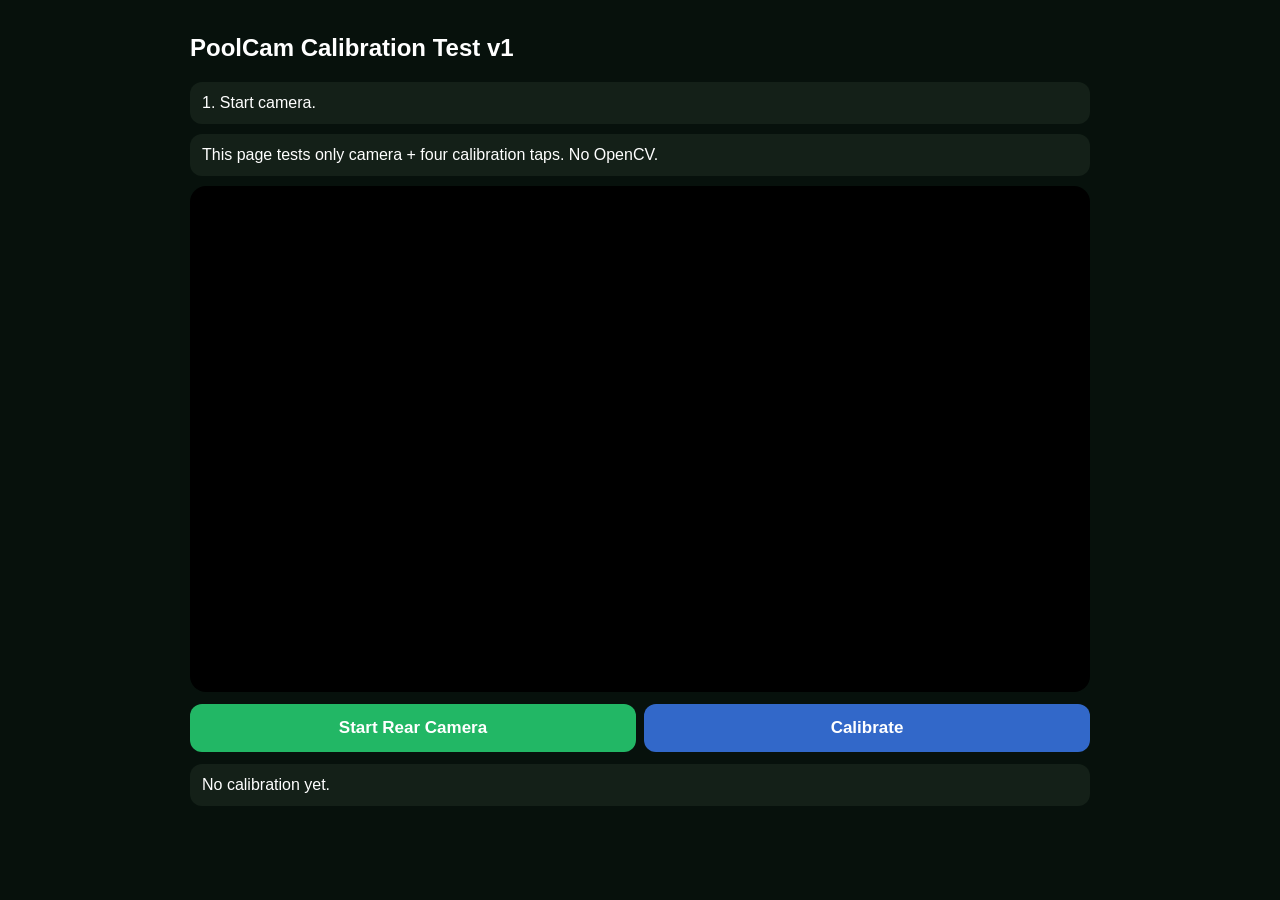
<file: calibration-test.html>
<!doctype html><html><head><meta charset="utf-8"><meta name="viewport" content="width=device-width,initial-scale=1,viewport-fit=cover"><title>PoolCam Calibration Test</title>
<style>html,body{margin:0;background:#07110c;color:#fff;font-family:-apple-system,sans-serif}main{max-width:900px;margin:auto;padding:14px}.stage{position:relative;aspect-ratio:16/9;background:#000;border-radius:16px;overflow:hidden}video,#overlay{position:absolute;inset:0;width:100%;height:100%;object-fit:contain}#overlay{pointer-events:none;z-index:5}body.calibrating #overlay{pointer-events:auto!important;z-index:20}.hidden{display:none!important}.row{display:flex;gap:8px;margin:12px 0}.row button{flex:1;padding:14px;border:0;border-radius:12px;font-weight:800;font-size:17px}.green{background:#22b765;color:#fff}.blue{background:#3268c9;color:#fff}.status{padding:12px;background:#142018;border-radius:12px;margin:10px 0;white-space:pre-wrap}.cal-guide{position:fixed;z-index:50;top:80px;left:12px;right:12px;background:#17311f;border:1px solid #3d7651;border-radius:12px;padding:12px;pointer-events:none}.cal-guide span,.cal-guide strong{display:block}.cal-guide button{pointer-events:auto;position:absolute;right:8px;top:8px}</style></head><body><main>
<h2>PoolCam Calibration Test v1</h2><div id="appStatus" class="status">1. Start camera.</div><div id="setupWarning" class="status">This page tests only camera + four calibration taps. No OpenCV.</div>
<div id="videoStage" class="stage"><video id="video" autoplay playsinline muted></video><canvas id="overlay"></canvas><div id="emptyCamera"></div></div>
<div class="row"><button id="startCameraBtn" class="green">Start Rear Camera</button><button id="calibrateBtn" class="blue" disabled>Calibrate</button></div>
<div id="result" class="status">No calibration yet.</div>
<div id="calGuide" class="cal-guide hidden"><strong id="calInstruction">Tap top-left cloth corner</strong><span>Tap directly on the live video.</span><span id="calTapStatus">0/4 corners captured</span><button id="cancelCal">Cancel</button></div>
</main><script src="./camera.js"></script><script src="./calibration.js"></script><script>
let stream=null;const $=id=>document.getElementById(id);
window.addEventListener('poolcam-camera-ready',e=>{stream=e.detail.stream;$('calibrateBtn').disabled=false;$('result').textContent='Camera works. Tap Calibrate.';setTimeout(()=>PoolCamCalibration.draw(),100)});
$('calibrateBtn').onclick=()=>PoolCamCalibration.start();$('cancelCal').onclick=()=>PoolCamCalibration.cancel();
window.addEventListener('poolcam-calibration-point',e=>{$('result').textContent=`Captured corner ${e.detail.index}: ${JSON.stringify(e.detail.point)}`});
window.addEventListener('poolcam-calibration-complete',e=>{$('result').textContent='SUCCESS: 4 corners captured. '+JSON.stringify(e.detail.points)});
</script></body></html>
</file>
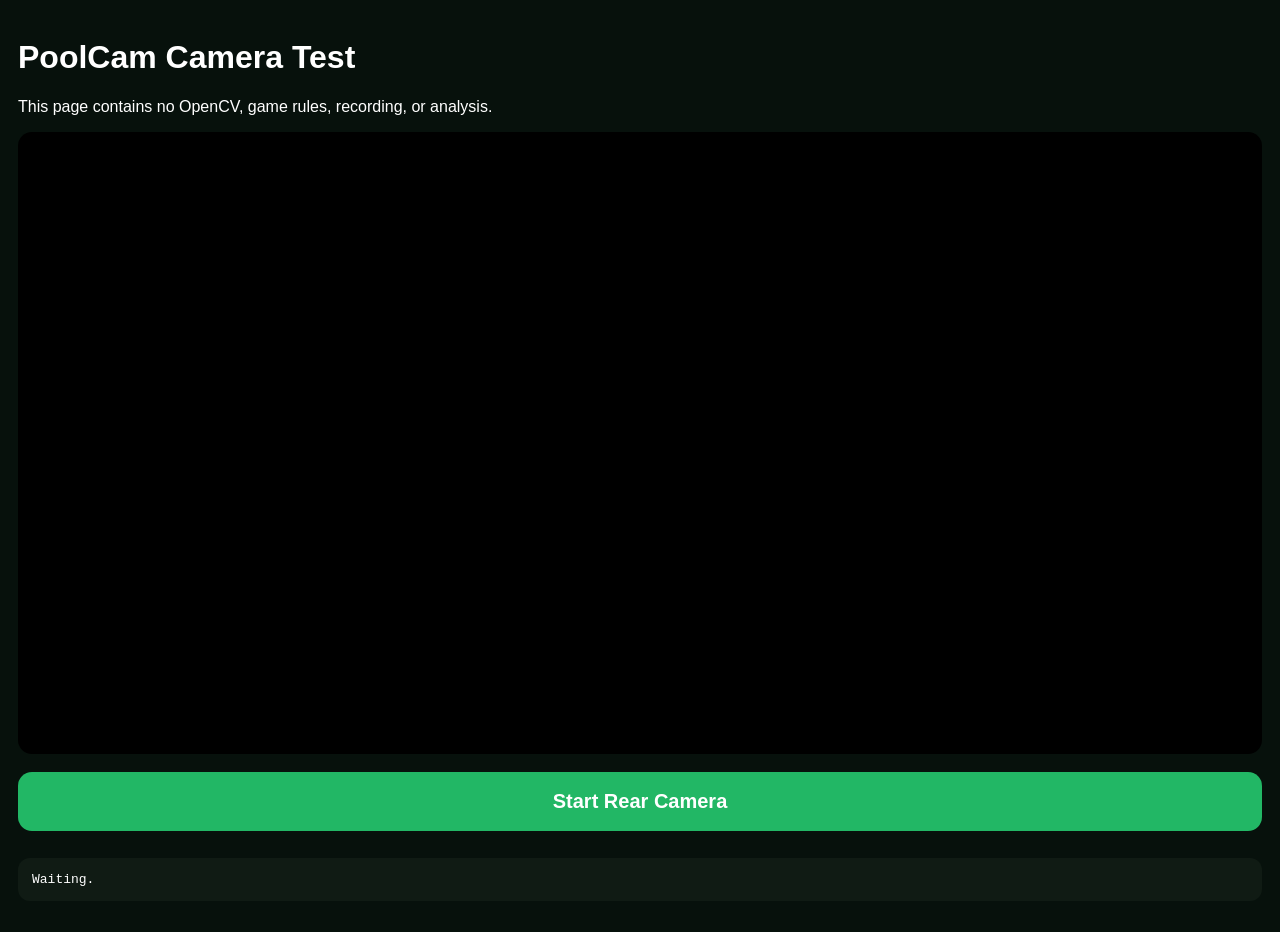
<file: camera-test.html>
<!doctype html><html><head><meta charset="utf-8"><meta name="viewport" content="width=device-width,initial-scale=1,viewport-fit=cover"><title>PoolCam Camera Test</title><style>body{font-family:-apple-system,sans-serif;background:#07110c;color:white;margin:0;padding:18px}video{width:100%;background:#000;border-radius:14px;min-height:260px;object-fit:contain}button{font-size:20px;font-weight:800;width:100%;padding:18px;margin:14px 0;border:0;border-radius:14px;background:#22b765;color:white}pre{white-space:pre-wrap;background:#101b14;padding:14px;border-radius:12px}</style></head><body><h1>PoolCam Camera Test</h1><p>This page contains no OpenCV, game rules, recording, or analysis.</p><video id="testVideo" autoplay playsinline muted></video><button id="go">Start Rear Camera</button><pre id="status">Waiting.</pre><script>
(function(){const v=document.getElementById('testVideo'),b=document.getElementById('go'),s=document.getElementById('status');b.onclick=async function(){b.disabled=true;s.textContent='Secure context: '+window.isSecureContext+'\nRequesting camera…';try{if(!navigator.mediaDevices?.getUserMedia)throw new Error('navigator.mediaDevices.getUserMedia unavailable');let st;for(const c of[{video:{facingMode:{ideal:'environment'},width:{ideal:1280},height:{ideal:720}},audio:false},{video:{facingMode:{ideal:'environment'}},audio:false},{video:true,audio:false}]){try{st=await navigator.mediaDevices.getUserMedia(c);break}catch(e){s.textContent+='\nAttempt failed: '+e.name+' '+e.message}}if(!st)throw new Error('All camera attempts failed');v.srcObject=st;await v.play().catch(()=>{});await new Promise(r=>setTimeout(r,700));s.textContent+='\nSUCCESS\nVideo: '+v.videoWidth+'×'+v.videoHeight+'\nTracks: '+st.getVideoTracks().length;}catch(e){s.textContent+='\nFAILED: '+e.name+' '+e.message;b.disabled=false}}})();
</script></body></html>
</file>
<file: styles.css>
:root{--bg:#07100b;--panel:#0e1912;--panel2:#122117;--line:#233729;--text:#f5f8f6;--muted:#90a197;--green:#50e58a;--green2:#22b765;--blue:#4d88ff;--red:#ff655f;--amber:#f3c75a;--purple:#9c78ff;--r:18px}
*{box-sizing:border-box;-webkit-tap-highlight-color:transparent}html,body{margin:0;background:var(--bg);color:var(--text);font-family:-apple-system,BlinkMacSystemFont,"SF Pro Display","Segoe UI",sans-serif}body{padding:env(safe-area-inset-top) 12px env(safe-area-inset-bottom)}button,input,select{font:inherit}button{touch-action:manipulation}.topbar{height:62px;max-width:1180px;margin:auto;display:flex;align-items:center;justify-content:space-between;gap:10px}.brand{display:flex;align-items:center;gap:10px}.brand strong{display:block;font-size:19px}.brand small{display:block;color:var(--muted);font-size:11px;margin-top:2px}.eight{width:40px;height:40px;border-radius:50%;display:grid;place-items:center;background:#eee;color:#111;font-weight:900;border:6px solid #111;box-shadow:0 0 0 1px #45564b}.topright{display:flex;gap:6px;flex-wrap:wrap;justify-content:flex-end}.chip{padding:7px 9px;border-radius:999px;background:#17241a;color:#a8b7ae;font-size:10px;font-weight:800}.chip.warn{background:#342b12;color:#f4d782}.chip.live{background:#123c23;color:#94f0b4}.card{background:linear-gradient(180deg,var(--panel),#0a140d);border:1px solid var(--line);border-radius:var(--r);padding:14px;margin-bottom:12px}.flush{padding:10px}main{max-width:1180px;margin:auto}.video-stage{position:relative;aspect-ratio:16/9;min-height:280px;background:#020604;border-radius:14px;overflow:hidden}.video-stage video,.video-stage #overlay{position:absolute;inset:0;width:100%;height:100%;object-fit:contain}.video-stage #overlay{pointer-events:none;z-index:8}.empty-camera{position:absolute;inset:0;display:grid;place-content:center;text-align:center;padding:30px;background:radial-gradient(circle at 50% 45%,#14281b,#040806);z-index:2}.empty-camera.hidden{display:none}.empty-camera h1{margin:7px 0;font-size:27px}.empty-camera p{max-width:530px;margin:0;color:var(--muted)}.camera-icon{font-size:45px;color:var(--green)}.scorehud{position:absolute;z-index:9;top:10px;left:10px;right:10px;display:grid;grid-template-columns:1fr auto 1fr;gap:7px;pointer-events:none}.hud-player,.hud-center{background:rgba(4,9,6,.84);border:1px solid rgba(255,255,255,.09);backdrop-filter:blur(8px);-webkit-backdrop-filter:blur(8px);border-radius:11px;padding:8px 10px}.hud-player{display:flex;justify-content:space-between;align-items:center;color:#afbbb3}.hud-player.active{color:#fff;border-color:rgba(80,229,138,.5)}.hud-player b{font-size:24px}.hud-center{text-align:center;min-width:94px}.hud-center span{display:block;font-size:9px;color:var(--muted)}.hud-center b{font-size:14px}.hudbottom{position:absolute;z-index:9;bottom:10px;left:10px;display:flex;gap:5px;flex-wrap:wrap}.hudbottom span{font-size:10px;background:rgba(4,9,6,.82);border:1px solid rgba(255,255,255,.08);padding:6px 8px;border-radius:8px}.primary-row{display:grid;grid-template-columns:repeat(auto-fit,minmax(125px,1fr));gap:8px;margin-top:10px}.btn{border:1px solid var(--line);background:#17251b;color:white;padding:12px;border-radius:11px;font-weight:800}.btn.primary{background:var(--green2);border-color:var(--green2)}.btn.blue{background:#3268c9;border-color:#3268c9}.btn.purple{background:#6543bd;border-color:#6543bd}.btn.red{background:#9e3532;border-color:#9e3532}.btn.red-outline{border-color:#663936;color:#ffa19c}.btn:disabled{opacity:.33}.turn-panel{max-width:1180px;margin:0 auto 12px;padding:16px 18px;background:linear-gradient(110deg,#133d24,#0d2a18);border:1px solid #2b5c3d;border-radius:18px;display:flex;align-items:center;justify-content:space-between;gap:12px}.turn-panel small,.turn-panel span{display:block;color:#9fd8b2}.turn-panel strong{display:block;font-size:31px;line-height:1.06;margin:3px 0}.turn-side{text-align:right}.turn-side b{display:block;font-size:17px}.notice{max-width:1180px;margin:0 auto 12px;padding:11px 13px;border-radius:12px;background:#171f18;border:1px solid var(--line);color:#b6c2ba;font-size:12px}.tabs{max-width:1180px;margin:0 auto 12px;display:grid;grid-template-columns:repeat(4,1fr);gap:5px;padding:5px;background:#0b150e;border:1px solid var(--line);border-radius:13px}.tab{border:0;background:transparent;color:var(--muted);font-weight:800;padding:10px;border-radius:9px}.tab.active{background:#17251b;color:#fff}.page{display:none}.page.active{display:block}.grid{display:grid;gap:12px}.two{grid-template-columns:repeat(2,minmax(0,1fr))}.section-title{display:flex;align-items:center;justify-content:space-between;gap:10px;margin-bottom:12px}.section-title h2{font-size:16px;margin:0}.section-title span{font-size:10px;color:var(--muted)}.form-grid{display:grid;grid-template-columns:repeat(2,minmax(0,1fr));gap:10px}label{font-size:11px;font-weight:800;color:var(--muted)}input,select{display:block;width:100%;margin-top:6px;padding:11px;border:1px solid var(--line);border-radius:10px;background:#08110b;color:#fff;font-size:15px}.state-grid{display:grid;grid-template-columns:repeat(4,1fr);gap:7px}.state-grid div,.game-state div,.metric{background:#08110b;border:1px solid var(--line);border-radius:11px;padding:12px;text-align:center}.state-grid b,.game-state b,.metric b{display:block;font-size:20px}.state-grid span,.game-state small,.metric span{display:block;color:var(--muted);font-size:9px}.small{font-size:11px}.muted{color:var(--muted)}.game-state{display:grid;grid-template-columns:repeat(4,1fr);gap:7px}.group-row,.rack-row{display:grid;grid-template-columns:repeat(3,1fr);gap:7px;margin-top:9px}.soft{border:1px solid var(--line);background:#111d14;color:#dce5df;border-radius:10px;padding:10px;font-weight:750;font-size:12px}.action-grid{display:grid;grid-template-columns:repeat(4,1fr);gap:8px}.action{border:1px solid var(--line);background:#111d14;color:#fff;border-radius:12px;padding:15px 8px;font-weight:850}.action.pot{color:#92f2b3;border-color:#326f49}.action.scratch,.action.foul{color:#ffaaa5;border-color:#6a3b37}.action.safety{color:#9dccff;border-color:#35587c}.action.highlight{color:#ffd878;border-color:#665521}.action.eight{background:#171717;border-color:#555;color:#fff}.metrics{display:grid;grid-template-columns:repeat(6,1fr);gap:8px}.debug-canvas{display:block;width:100%;aspect-ratio:2/1;background:#07100b;border:1px solid var(--line);border-radius:12px}.engine-list div{display:flex;justify-content:space-between;gap:10px;padding:10px 0;border-top:1px solid #1e3023}.engine-list div:first-child{border-top:0}.engine-list span{color:var(--muted);font-size:12px}.engine-list b{font-size:12px}.timeline-event,.recording,.history-row{display:grid;grid-template-columns:auto 1fr auto;gap:10px;align-items:center;padding:11px 0;border-top:1px solid #1d2e21}.timeline-event:first-child,.recording:first-child,.history-row:first-child{border-top:0}.time{font-variant-numeric:tabular-nums;color:var(--muted);font-size:11px}.timeline-event b,.recording b,.history-row b{display:block}.timeline-event small,.recording small,.history-row small{color:var(--muted)}.empty{color:var(--muted);font-size:13px;padding:9px 0}.download{color:#9ed0ff;text-decoration:none;font-weight:800}.cal-guide{position:fixed;z-index:70;left:50%;transform:translateX(-50%);top:calc(env(safe-area-inset-top) + 70px);width:min(680px,calc(100% - 24px));padding:12px 14px;border-radius:14px;background:rgba(15,29,19,.97);border:1px solid #3d7651;box-shadow:0 12px 40px #000;pointer-events:none}.cal-guide strong,.cal-guide span{display:block}.cal-guide span{color:#aac0b1;font-size:11px;margin-top:3px}.cal-guide button{pointer-events:auto;position:absolute;right:10px;top:10px;border:1px solid #3d7651;background:#17311f;color:#fff;border-radius:8px;padding:7px 9px}.hidden{display:none!important}body.calibrating #overlay{pointer-events:auto!important;cursor:crosshair;z-index:20}.sheet{position:fixed;z-index:90;inset:0;display:grid;place-items:center;background:rgba(0,0,0,.72);padding:14px}.sheet-card{width:min(640px,100%);background:#111d14;border:1px solid var(--line);border-radius:20px;padding:17px;box-shadow:0 25px 70px #000}.sheet-card.center{text-align:center}.spinner{width:44px;height:44px;margin:0 auto 14px;border-radius:50%;border:4px solid #26382a;border-top-color:var(--green);animation:spin .8s linear infinite}@keyframes spin{to{transform:rotate(360deg)}}.x{width:34px;height:34px;border:1px solid var(--line);border-radius:10px;background:#0b150e;color:white;font-size:22px}.foul-grid{display:grid;grid-template-columns:repeat(2,1fr);gap:8px}.foul-grid button{border:1px solid var(--line);background:#0b150e;color:#fff;border-radius:10px;padding:12px;text-align:left;font-weight:750}@media(max-width:760px){.two,.form-grid{grid-template-columns:1fr}.state-grid,.game-state{grid-template-columns:repeat(2,1fr)}.action-grid{grid-template-columns:repeat(2,1fr)}.metrics{grid-template-columns:repeat(3,1fr)}.group-row,.rack-row{grid-template-columns:1fr}.video-stage{min-height:240px}.turn-panel strong{font-size:27px}.turn-side span{font-size:10px}}

.resume-bih{margin-top:8px;border:1px solid #5c8b69;background:#e9fff0;color:#15351f;border-radius:10px;padding:9px 11px;font-weight:850}.turn-side .resume-bih{display:inline-block}.turn-side .resume-bih.hidden{display:none!important}

.vision-review{max-width:1180px;margin:0 auto 12px;padding:14px 16px;border-radius:16px;background:#302711;border:1px solid #715b26;display:flex;align-items:center;justify-content:space-between;gap:12px}.vision-review small,.vision-review span{display:block;color:#d7c493}.vision-review strong{display:block;font-size:18px;margin:2px 0}.vision-review-actions{display:flex;gap:7px;flex-wrap:wrap}.review-btn{border:1px solid #735f2d;background:#201a0c;color:#fff;border-radius:10px;padding:11px 14px;font-weight:850}.review-btn.pot{color:#98f0b6}.review-btn.scratch{color:#ffaba6}@media(max-width:760px){.vision-review{align-items:flex-start;flex-direction:column}}

body.calibrating #overlay{touch-action:none!important;-webkit-user-select:none;user-select:none;}
</file>
